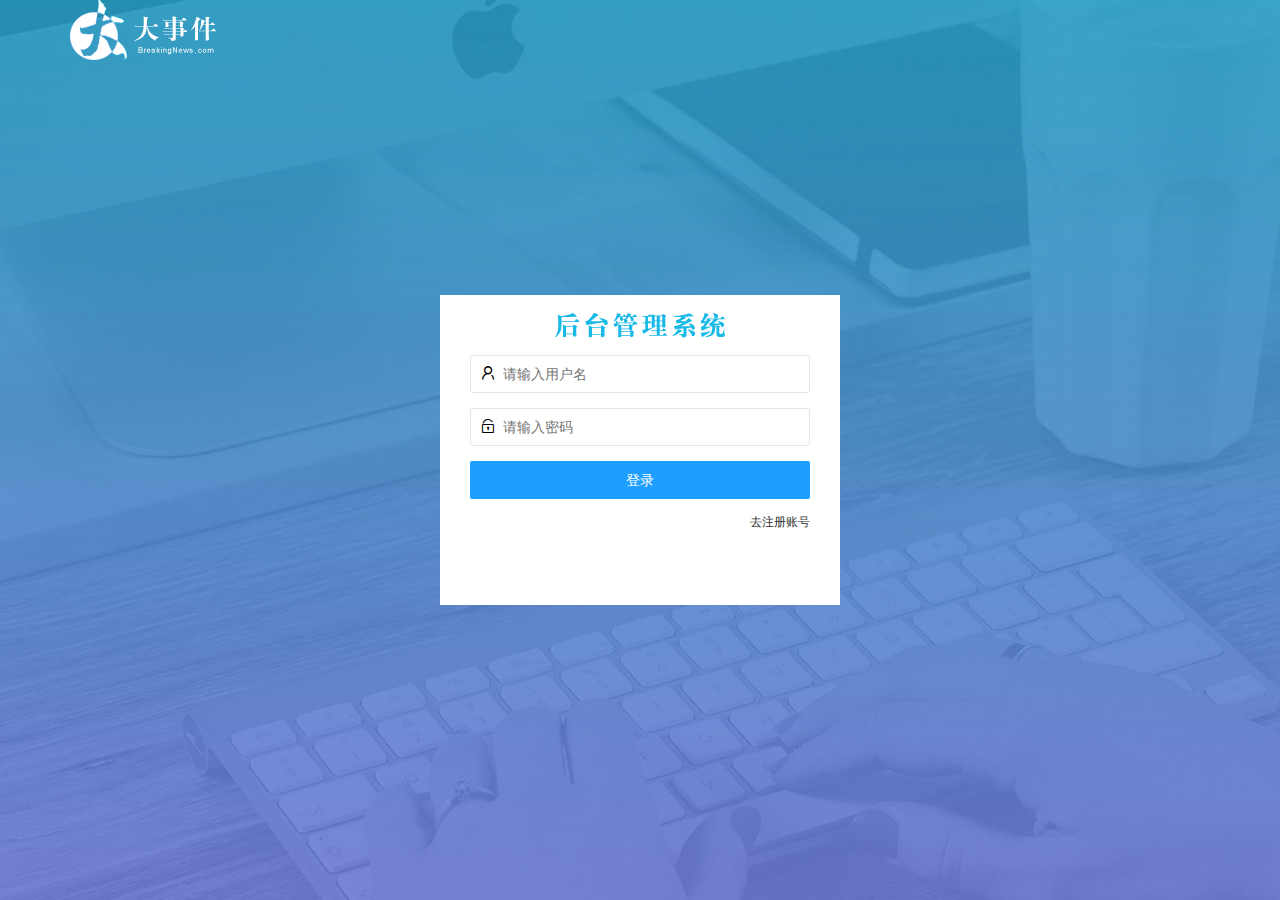
<file: login.html>
<!DOCTYPE html>
<html lang="en">

<head>
    <meta charset="UTF-8">
    <meta http-equiv="X-UA-Compatible" content="IE=edge">
    <meta name="viewport" content="width=device-width, initial-scale=1.0">
    <title>大事件-登录/注册</title>
    <!-- 导入layui样式 -->
    <link rel="stylesheet" href="assets/lib/layui/css/layui.css">
    <!-- 导入自己的样式 -->
    <link rel="stylesheet" href="assets/css/login.css">

</head>

<body>
    <!-- 头部的logo区域 -->
    <div class="layui-main">
        <img src="assets/images/logo.png" alt="">
    </div>
    <!-- 登录注册区域 -->
    <div class="loginAndRegBox">
        <div class="title-box"></div>

        <!-- 登录的div -->
        <div class="login-box">
            <!-- 登录的表单 -->
            <form class="layui-form" action="">

                <!-- 用户名 -->
                <div class="layui-form-item">
                    <i class="layui-icon layui-icon-username"></i>
                    <input type="text" name="username" required lay-verify="required" placeholder="请输入用户名"
                        autocomplete="off" class="layui-input" />

                </div>

                <!-- 密码 -->
                <div class="layui-form-item">
                    <i class="layui-icon layui-icon-password"></i>
                    <input type="password" name="password" required lay-verify="required|pwd" placeholder="请输入密码"
                        autocomplete="off" class="layui-input" />
                </div>

                <!-- 登录按钮 -->
                <div class="layui-form-item">
                    <!-- 注意:表单提交按钮和普通按钮的区别就是lay-submit属性 -->
                    <button class="layui-btn layui-btn-fluid layui-btn-normal" lay-submit>登录</button>
                </div>
                <!-- 去注册账号 -->
                <div class="layui-form-item links">
                    <a href="javascript:;" id="link_reg">去注册账号</a>
                </div>

            </form>
        </div>

        <!-- 注册的div -->
        <div class="reg-box">
            <!-- 注册表单 -->
            <form class="layui-form" id="form_reg">

                <!-- 用户名 -->
                <div class="layui-form-item">
                    <i class="layui-icon layui-icon-username"></i>
                    <input type="text" name="username" required lay-verify="required" placeholder="请输入用户名"
                        autocomplete="off" class="layui-input" />

                </div>

                <!-- 密码 -->
                <div class="layui-form-item">
                    <i class="layui-icon layui-icon-password"></i>
                    <input type="password" name="password" required lay-verify="required|pwd" placeholder="请输入密码"
                        autocomplete="off" class="layui-input" />
                </div>

                <!-- 密码确认框 -->
                <div class="layui-form-item">
                    <i class="layui-icon layui-icon-password"></i>
                    <input type="password" name="repassword" required lay-verify="required|repwd|pwd"
                        placeholder="再次确认密码" autocomplete="off" class="layui-input" />
                </div>

                <!-- 注册按钮 -->
                <div class="layui-form-item">
                    <!-- 注意:表单提交按钮和普通按钮的区别就是lay-submit属性 -->
                    <button class="layui-btn layui-btn-fluid layui-btn-normal" lay-submit>注册</button>
                </div>

                <!-- 去登录账号 -->
                <div class="layui-form-item links">
                    <a href="javascript:;" id="link_login">去登录</a>
                </div>

            </form>


        </div>
    </div>



    <!-- 导入 jQuery 库 -->
    <script src="assets/lib/jquery.js"></script>

    <!-- 导入 layui 的库文件 -->
    <script src="assets/lib/layui/layui.js"></script>
    <script src="assets/lib/layui/layui.all.js"></script>
    <!-- 导入 baseAPI -->
    <script src="assets/js/baseAPI.js"></script>
    <!-- 导入 login.js 脚本文件 -->
    <script src="./assets/js/login.js"></script>
</body>

</html>
</file>
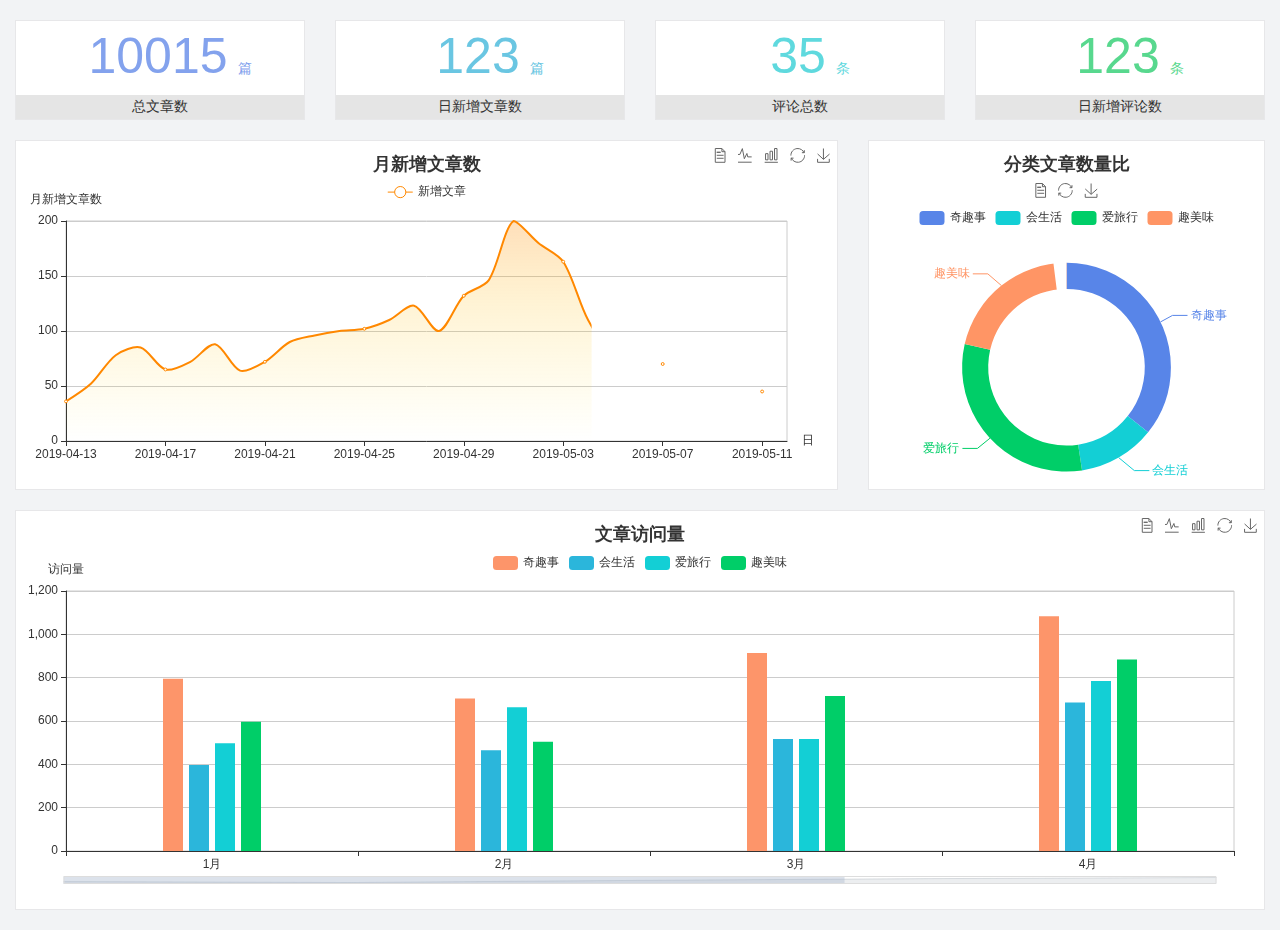
<file: home/dashboard.html>
<!DOCTYPE html>
<html lang="en">

<head>
  <meta charset="UTF-8">
  <meta name="viewport" content="width=device-width, initial-scale=1.0">
  <meta http-equiv="X-UA-Compatible" content="ie=edge">
  <title>图表统计</title>
  <link rel="stylesheet" href="../../assets/lib/bootstrap.css" />
  <link rel="stylesheet" href="../../assets/lib/main.css" />
  <script src="../../assets/lib/jquery.js"></script>
  <script type="text/javascript" src="../../assets/lib/echarts.min.js"></script>
</head>

<body>
  <div class="container-fluid">
    <div class="row spannel_list">
      <div class="col-sm-3 col-xs-6">
        <div class="spannel">
          <em>10015</em><span>篇</span>
          <b>总文章数</b>
        </div>
      </div>
      <div class="col-sm-3 col-xs-6">
        <div class="spannel scolor01">
          <em>123</em><span>篇</span>
          <b>日新增文章数</b>
        </div>
      </div>
      <div class="col-sm-3 col-xs-6">
        <div class="spannel scolor02">
          <em>35</em><span>条</span>
          <b>评论总数</b>
        </div>
      </div>
      <div class="col-sm-3 col-xs-6">
        <div class="spannel scolor03">
          <em>123</em><span>条</span>
          <b>日新增评论数</b>
        </div>
      </div>
    </div>
  </div>

  <div class="container-fluid">
    <div class="row curve-pie">
      <div class="col-lg-8 col-md-8">
        <div class="gragh_pannel" id="curve_show"></div>
      </div>
      <div class="col-lg-4 col-md-4">
        <div class="gragh_pannel" id="pie_show"></div>
      </div>
    </div>
  </div>

  <div class="container-fluid">
    <div class="column_pannel" id="column_show"></div>
  </div>

  <script>
    var oChart = echarts.init(document.getElementById('curve_show'));
    var aList_all = [
      { 'count': 36, 'date': '2019-04-13' },
      { 'count': 52, 'date': '2019-04-14' },
      { 'count': 78, 'date': '2019-04-15' },
      { 'count': 85, 'date': '2019-04-16' },
      { 'count': 65, 'date': '2019-04-17' },
      { 'count': 72, 'date': '2019-04-18' },
      { 'count': 88, 'date': '2019-04-19' },
      { 'count': 64, 'date': '2019-04-20' },
      { 'count': 72, 'date': '2019-04-21' },
      { 'count': 90, 'date': '2019-04-22' },
      { 'count': 96, 'date': '2019-04-23' },
      { 'count': 100, 'date': '2019-04-24' },
      { 'count': 102, 'date': '2019-04-25' },
      { 'count': 110, 'date': '2019-04-26' },
      { 'count': 123, 'date': '2019-04-27' },
      { 'count': 100, 'date': '2019-04-28' },
      { 'count': 132, 'date': '2019-04-29' },
      { 'count': 146, 'date': '2019-04-30' },
      { 'count': 200, 'date': '2019-05-01' },
      { 'count': 180, 'date': '2019-05-02' },
      { 'count': 163, 'date': '2019-05-03' },
      { 'count': 110, 'date': '2019-05-04' },
      { 'count': 80, 'date': '2019-05-05' },
      { 'count': 82, 'date': '2019-05-06' },
      { 'count': 70, 'date': '2019-05-07' },
      { 'count': 65, 'date': '2019-05-08' },
      { 'count': 54, 'date': '2019-05-09' },
      { 'count': 40, 'date': '2019-05-10' },
      { 'count': 45, 'date': '2019-05-11' },
      { 'count': 38, 'date': '2019-05-12' },
    ];

    let aCount = [];
    let aDate = [];

    for (var i = 0; i < aList_all.length; i++) {
      aCount.push(aList_all[i].count);
      aDate.push(aList_all[i].date);
    }

    var chartopt = {
      title: {
        text: '月新增文章数',
        left: 'center',
        top: '10'
      },
      tooltip: {
        trigger: 'axis'
      },
      legend: {
        data: ['新增文章'],
        top: '40'
      },
      toolbox: {
        show: true,
        feature: {
          mark: { show: true },
          dataView: { show: true, readOnly: false },
          magicType: { show: true, type: ['line', 'bar'] },
          restore: { show: true },
          saveAsImage: { show: true }
        }
      },
      calculable: true,
      xAxis: [
        {
          name: '日',
          type: 'category',
          boundaryGap: false,
          data: aDate
        }
      ],
      yAxis: [
        {
          name: '月新增文章数',
          type: 'value'
        }
      ],
      series: [
        {
          name: '新增文章',
          type: 'line',
          smooth: true,
          itemStyle: { normal: { areaStyle: { type: 'default' }, color: '#f80' }, lineStyle: { color: '#f80' } },
          data: aCount
        }],
      areaStyle: {
        normal: {
          color: new echarts.graphic.LinearGradient(0, 0, 0, 1, [{
            offset: 0,
            color: 'rgba(255,136,0,0.39)'
          }, {
            offset: .34,
            color: 'rgba(255,180,0,0.25)'
          }, {
            offset: 1,
            color: 'rgba(255,222,0,0.00)'
          }])

        }
      },
      grid: {
        show: true,
        x: 50,
        x2: 50,
        y: 80,
        height: 220
      }
    };

    oChart.setOption(chartopt);


    var oPie = echarts.init(document.getElementById('pie_show'));
    var oPieopt =
    {
      title: {
        top: 10,
        text: '分类文章数量比',
        x: 'center'
      },
      tooltip: {
        trigger: 'item',
        formatter: "{a} <br/>{b} : {c} ({d}%)"
      },
      color: ['#5885e8', '#13cfd5', '#00ce68', '#ff9565'],
      legend: {
        x: 'center',
        top: 65,
        data: ['奇趣事', '会生活', '爱旅行', '趣美味']
      },
      toolbox: {
        show: true,
        x: 'center',
        top: 35,
        feature: {
          mark: { show: true },
          dataView: { show: true, readOnly: false },
          magicType: {
            show: true,
            type: ['pie', 'funnel'],
            option: {
              funnel: {
                x: '25%',
                width: '50%',
                funnelAlign: 'left',
                max: 1548
              }
            }
          },
          restore: { show: true },
          saveAsImage: { show: true }
        }
      },
      calculable: true,
      series: [
        {
          name: '访问来源',
          type: 'pie',
          radius: ['45%', '60%'],
          center: ['50%', '65%'],
          data: [
            { value: 300, name: '奇趣事' },
            { value: 100, name: '会生活' },
            { value: 260, name: '爱旅行' },
            { value: 180, name: '趣美味' }
          ]
        }
      ]
    };
    oPie.setOption(oPieopt);



    var oColumn = this.echarts.init(document.getElementById('column_show'));
    var oColumnopt =
    {
      title: {
        text: '文章访问量',
        left: 'center',
        top: '10'
      },
      tooltip: {
        trigger: 'axis'
      },
      legend: {
        data: ['奇趣事', '会生活', '爱旅行', '趣美味'],
        top: '40'
      },
      toolbox: {
        show: true,
        feature: {
          mark: { show: true },
          dataView: { show: true, readOnly: false },
          magicType: { show: true, type: ['line', 'bar'] },
          restore: { show: true },
          saveAsImage: { show: true }
        }
      },
      calculable: true,
      xAxis: [
        {
          type: 'category',
          data: ['1月', '2月', '3月', '4月', '5月']
        }
      ],
      yAxis: [
        {
          name: '访问量',
          type: 'value'
        }
      ],
      series: [
        {
          name: '奇趣事',
          type: 'bar',
          barWidth: 20,
          itemStyle: {
            normal: { areaStyle: { type: 'default' }, color: '#fd956a' }
          },
          data: [800, 708, 920, 1090, 1200]
        },
        {
          name: '会生活',
          type: 'bar',
          barWidth: 20,
          itemStyle: {
            normal: { areaStyle: { type: 'default' }, color: '#2bb6db' }
          },
          data: [400, 468, 520, 690, 800]
        },
        {
          name: '爱旅行',
          type: 'bar',
          barWidth: 20,
          itemStyle: {
            normal: { areaStyle: { type: 'default' }, color: '#13cfd5' }
          },
          data: [500, 668, 520, 790, 900]
        },
        {
          name: '趣美味',
          type: 'bar',
          barWidth: 20,
          itemStyle: {
            normal: { areaStyle: { type: 'default' }, color: '#00ce68' }
          },
          data: [600, 508, 720, 890, 1000]
        }
      ],
      grid: {
        show: true,
        x: 50,
        x2: 30,
        y: 80,
        height: 260
      },
      dataZoom: [//给x轴设置滚动条
        {
          start: 0,//默认为0
          end: 100 - 1000 / 31,//默认为100
          type: 'slider',
          show: true,
          xAxisIndex: [0],
          handleSize: 0,//滑动条的 左右2个滑动条的大小
          height: 8,//组件高度
          left: 45, //左边的距离
          right: 50,//右边的距离
          bottom: 26,//右边的距离
          handleColor: '#ddd',//h滑动图标的颜色
          handleStyle: {
            borderColor: "#cacaca",
            borderWidth: "1",
            shadowBlur: 2,
            background: "#ddd",
            shadowColor: "#ddd",
          }
        }]
    };
    oColumn.setOption(oColumnopt);
  </script>
</body>

</html>
</file>
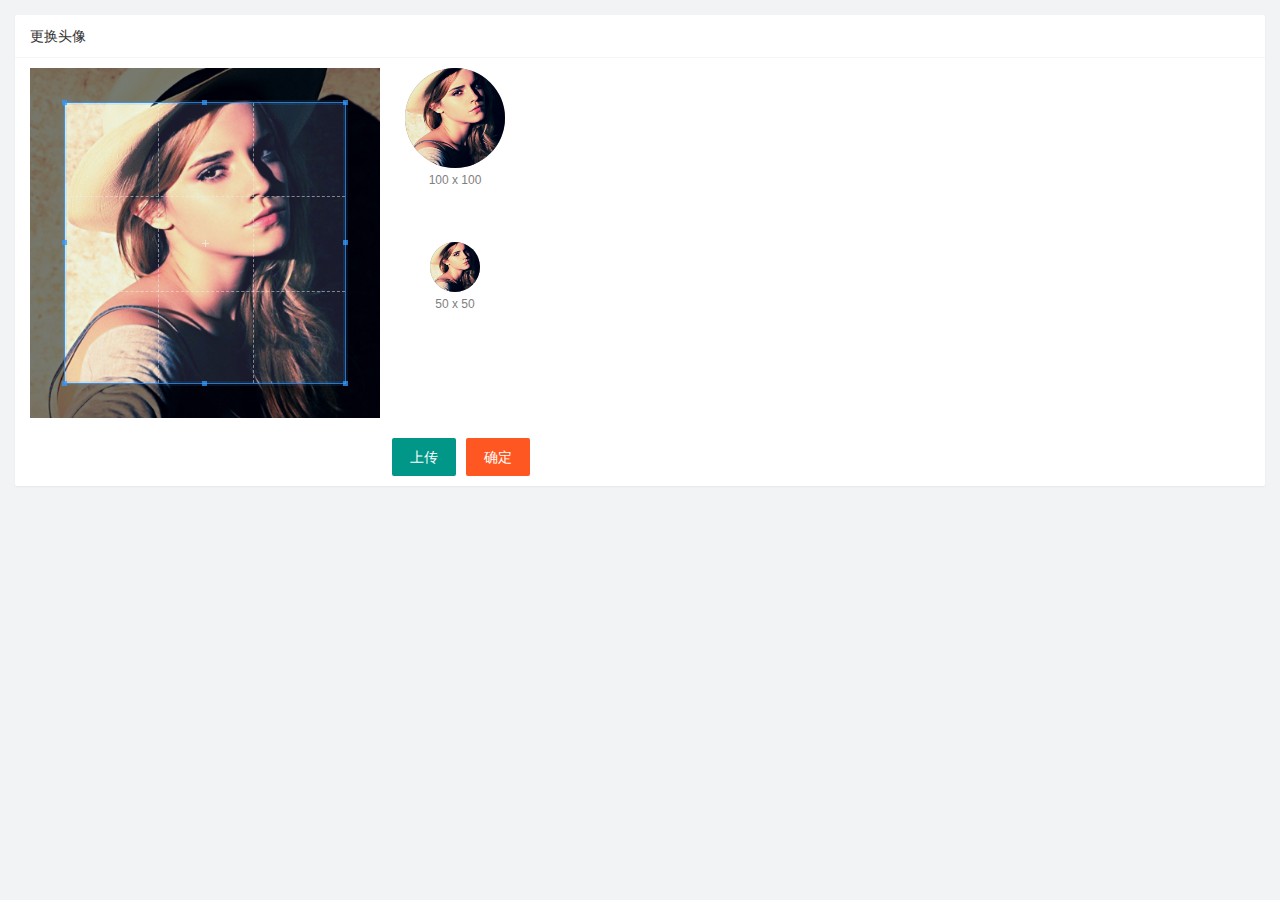
<file: user/user_avatar.html>
<!DOCTYPE html>
<html lang="en">

<head>
    <meta charset="UTF-8">
    <meta http-equiv="X-UA-Compatible" content="IE=edge">
    <meta name="viewport" content="width=device-width, initial-scale=1.0">
    <title>Document</title>
    <link rel="stylesheet" href="../assets/lib/layui/css/layui.css">
    <link rel="stylesheet" href="../assets/css/user/user-avatar.css">
    <link rel="stylesheet" href="../assets/lib/cropper/cropper.css" />
</head>

<body>
    <div class="layui-card">
        <div class="layui-card-header">更换头像</div>
        <div class="layui-card-body">

            <!-- 第一行的图片裁剪和预览区域 -->
            <div class="row1">
                <!-- 图片裁剪区域 -->
                <div class="cropper-box">
                    <!-- 这个 img 标签很重要，将来会把它初始化为裁剪区域 -->
                    <img id="image" src="../assets/images/sample.jpg" />
                </div>
                <!-- 图片的预览区域 -->
                <div class="preview-box">
                    <div>
                        <!-- 宽高为 100px 的预览区域 -->
                        <div class="img-preview w100"></div>
                        <p class="size">100 x 100</p>
                    </div>
                    <div>
                        <!-- 宽高为 50px 的预览区域 -->
                        <div class="img-preview w50"></div>
                        <p class="size">50 x 50</p>
                    </div>
                </div>
            </div>

            <!-- 第二行的按钮区域 -->
            <div class="row2">
                <!-- 通过accept可以指定允许用户选择的文件类型 -->
                <input type="file" id="file" accept="image/png,image/jpeg">
                <button type="button" class="layui-btn" id="btnChooseImage">上传</button>
                <button type="button" class="layui-btn layui-btn-danger" id="btnUpload">确定</button>
            </div>

        </div>
    </div>


    <script src="../assets/lib/layui/layui.all.js"></script>
    <script src="../assets/lib/jquery.js"></script>
    <script src="../assets/lib/cropper/Cropper.js"></script>
    <script src="../assets/lib/cropper/jquery-cropper.js"></script>
    <script src="../assets/js/baseAPI.js"></script>
    <script src="../assets/js/user/user_avatar.js"></script>
</body>

</html>
</file>
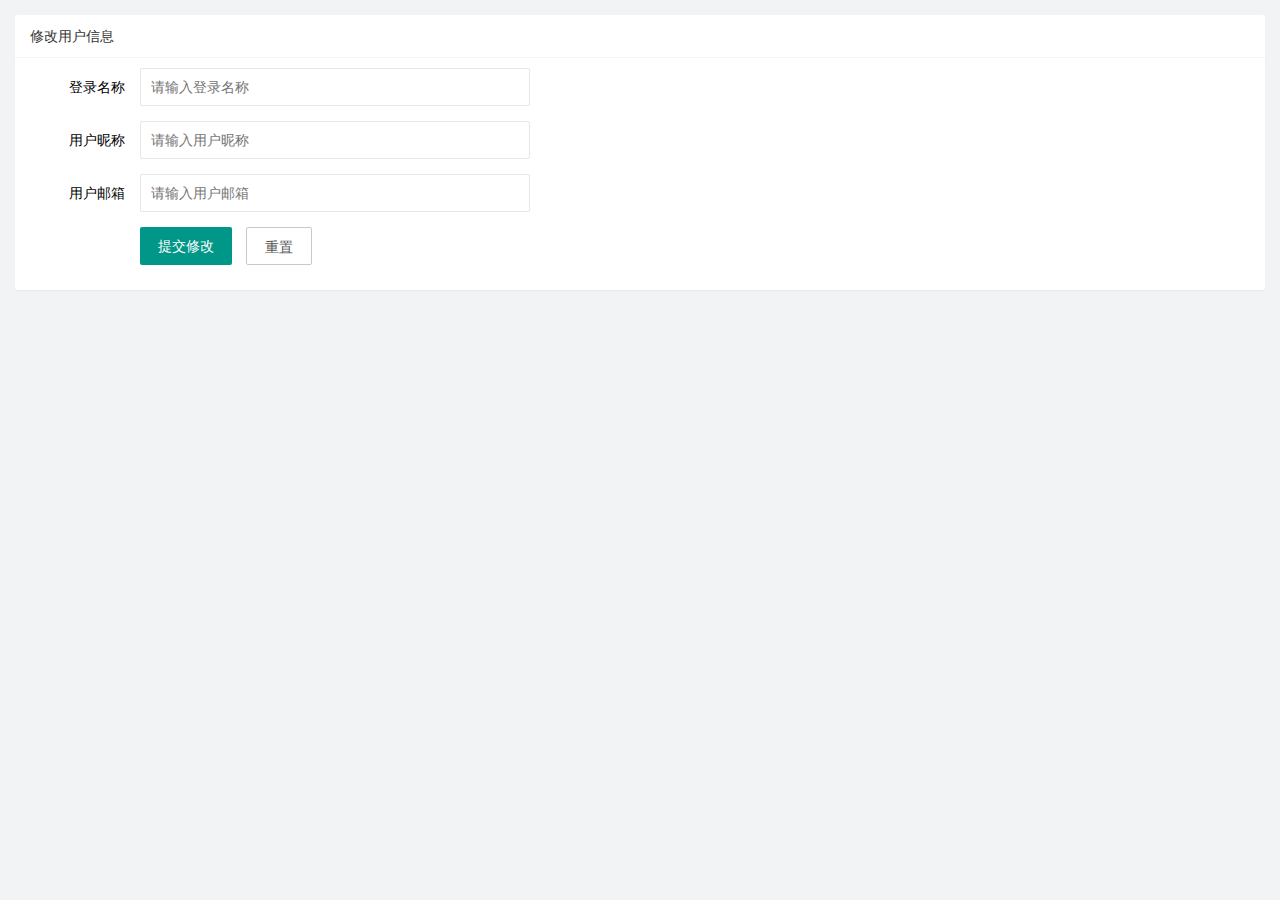
<file: user/user_info.html>
<!DOCTYPE html>
<html lang="en">

<head>
    <meta charset="UTF-8">
    <meta http-equiv="X-UA-Compatible" content="IE=edge">
    <meta name="viewport" content="width=device-width, initial-scale=1.0">
    <title>Document</title>
    <link rel="stylesheet" href="../assets/lib/layui/css/layui.css">
    <link rel="stylesheet" href="../assets/css/user/user_info.css">
</head>

<body>

    <!-- 卡片区域 -->
    <div class="layui-card">
        <div class="layui-card-header">修改用户信息</div>
        <div class="layui-card-body">
            <!-- 表单区域 -->
            <form class="layui-form" lay-filter="formUserInfo">
                <!-- 这是隐藏域 -->
                <input type="hidden" name="id" value="">

                <div class="layui-form-item">
                    <label class="layui-form-label">登录名称</label>
                    <div class="layui-input-block">
                        <input type="text" name="username" required lay-verify="required" placeholder="请输入登录名称"
                            autocomplete="off" class="layui-input" readonly>
                    </div>
                </div>

                <div class="layui-form-item">
                    <label class="layui-form-label">用户昵称</label>
                    <div class="layui-input-block">
                        <input type="text" name="nickname" required lay-verify="required|nickname" placeholder="请输入用户昵称"
                            autocomplete="off" class="layui-input">
                    </div>
                </div>

                <div class="layui-form-item">
                    <label class="layui-form-label">用户邮箱</label>
                    <div class="layui-input-block">
                        <input type="text" name="email" required lay-verify="required|email" placeholder="请输入用户邮箱"
                            autocomplete="off" class="layui-input">
                    </div>
                </div>

                <div class="layui-form-item">
                    <div class="layui-input-block">
                        <button class="layui-btn" lay-submit lay-filter="formDemo">提交修改</button>
                        <button type="reset" class="layui-btn layui-btn-primary" id="btnReset">重置</button>
                    </div>
                </div>
            </form>
        </div>
    </div>


    <!-- 导入layui.js -->
    <script src="../assets/lib/layui/layui.all.js"></script>
    <!-- 导入jquery -->
    <script src="../assets/lib/jquery.js"></script>
    <!-- 导入baseAPI -->
    <script src="../assets/js/baseAPI.js"></script>
    <!-- 导入自己的js -->
    <script src="../assets/js/user/user_info.js"></script>
</body>

</html>
</file>
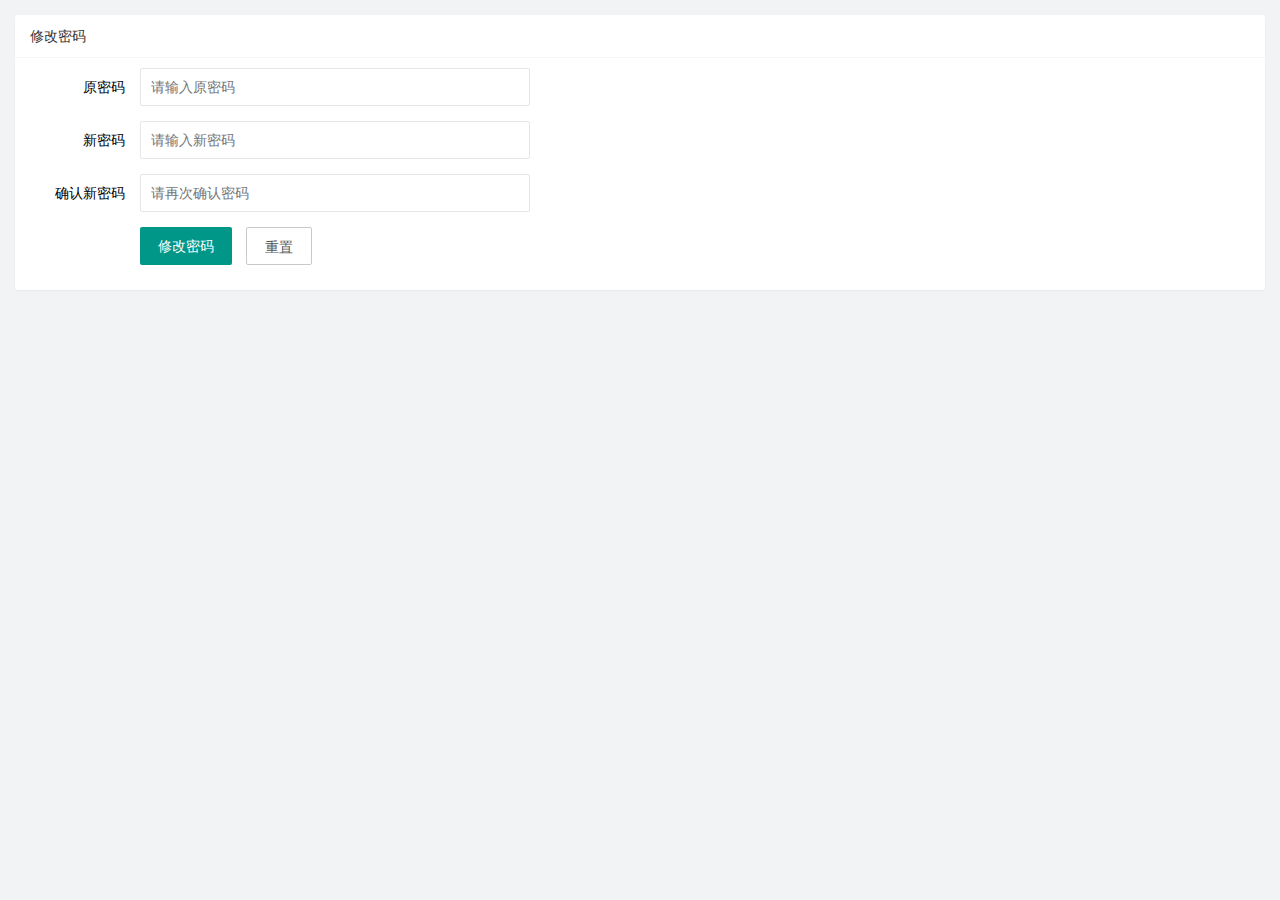
<file: user/user_pwd.html>
<!DOCTYPE html>
<html lang="en">

<head>
    <meta charset="UTF-8">
    <meta http-equiv="X-UA-Compatible" content="IE=edge">
    <meta name="viewport" content="width=device-width, initial-scale=1.0">
    <title>Document</title>
    <link rel="stylesheet" href="../assets/lib/layui/css/layui.css">
    <link rel="stylesheet" href="../assets/css/user/user_pwd.css">
</head>

<body>
    <div class="layui-card">
        <div class="layui-card-header">修改密码</div>
        <div class="layui-card-body">
            <form class="layui-form" action="">
                <div class="layui-form-item">
                    <label class="layui-form-label">原密码</label>
                    <div class="layui-input-block">
                        <input type="password" name="old_pwd" required lay-verify="required|pwd" placeholder="请输入原密码"
                            autocomplete="off" class="layui-input">
                    </div>
                </div>



                <div class="layui-form-item">
                    <label class="layui-form-label">新密码</label>
                    <div class="layui-input-block">
                        <input type="password" name="new_pwd" required lay-verify="required|pwd|samePwd"
                            placeholder="请输入新密码" autocomplete="off" class="layui-input">
                    </div>
                </div>


                <div class="layui-form-item">
                    <label class="layui-form-label">确认新密码</label>
                    <div class="layui-input-block">
                        <input type="password" name="re_pwd" required lay-verify="required|pwd|rePwd"
                            placeholder="请再次确认密码" autocomplete="off" class="layui-input">
                    </div>
                </div>

                <div class="layui-form-item">
                    <div class="layui-input-block">
                        <button class="layui-btn" lay-submit lay-filter="formDemo">修改密码</button>
                        <button type="reset" class="layui-btn layui-btn-primary">重置</button>
                    </div>
                </div>
            </form>
        </div>
    </div>

    <!-- 导入layui js文件 -->
    <script src="../assets/lib/layui/layui.all.js"></script>
    <!-- 导入jquery -->
    <script src="../assets/lib/jquery.js"></script>
    <!-- 导入baseAPI文件 -->
    <script src="../assets/js/baseAPI.js"></script>
    <script src="../assets/js/user/user_pwd.js"></script>

</body>

</html>
</file>
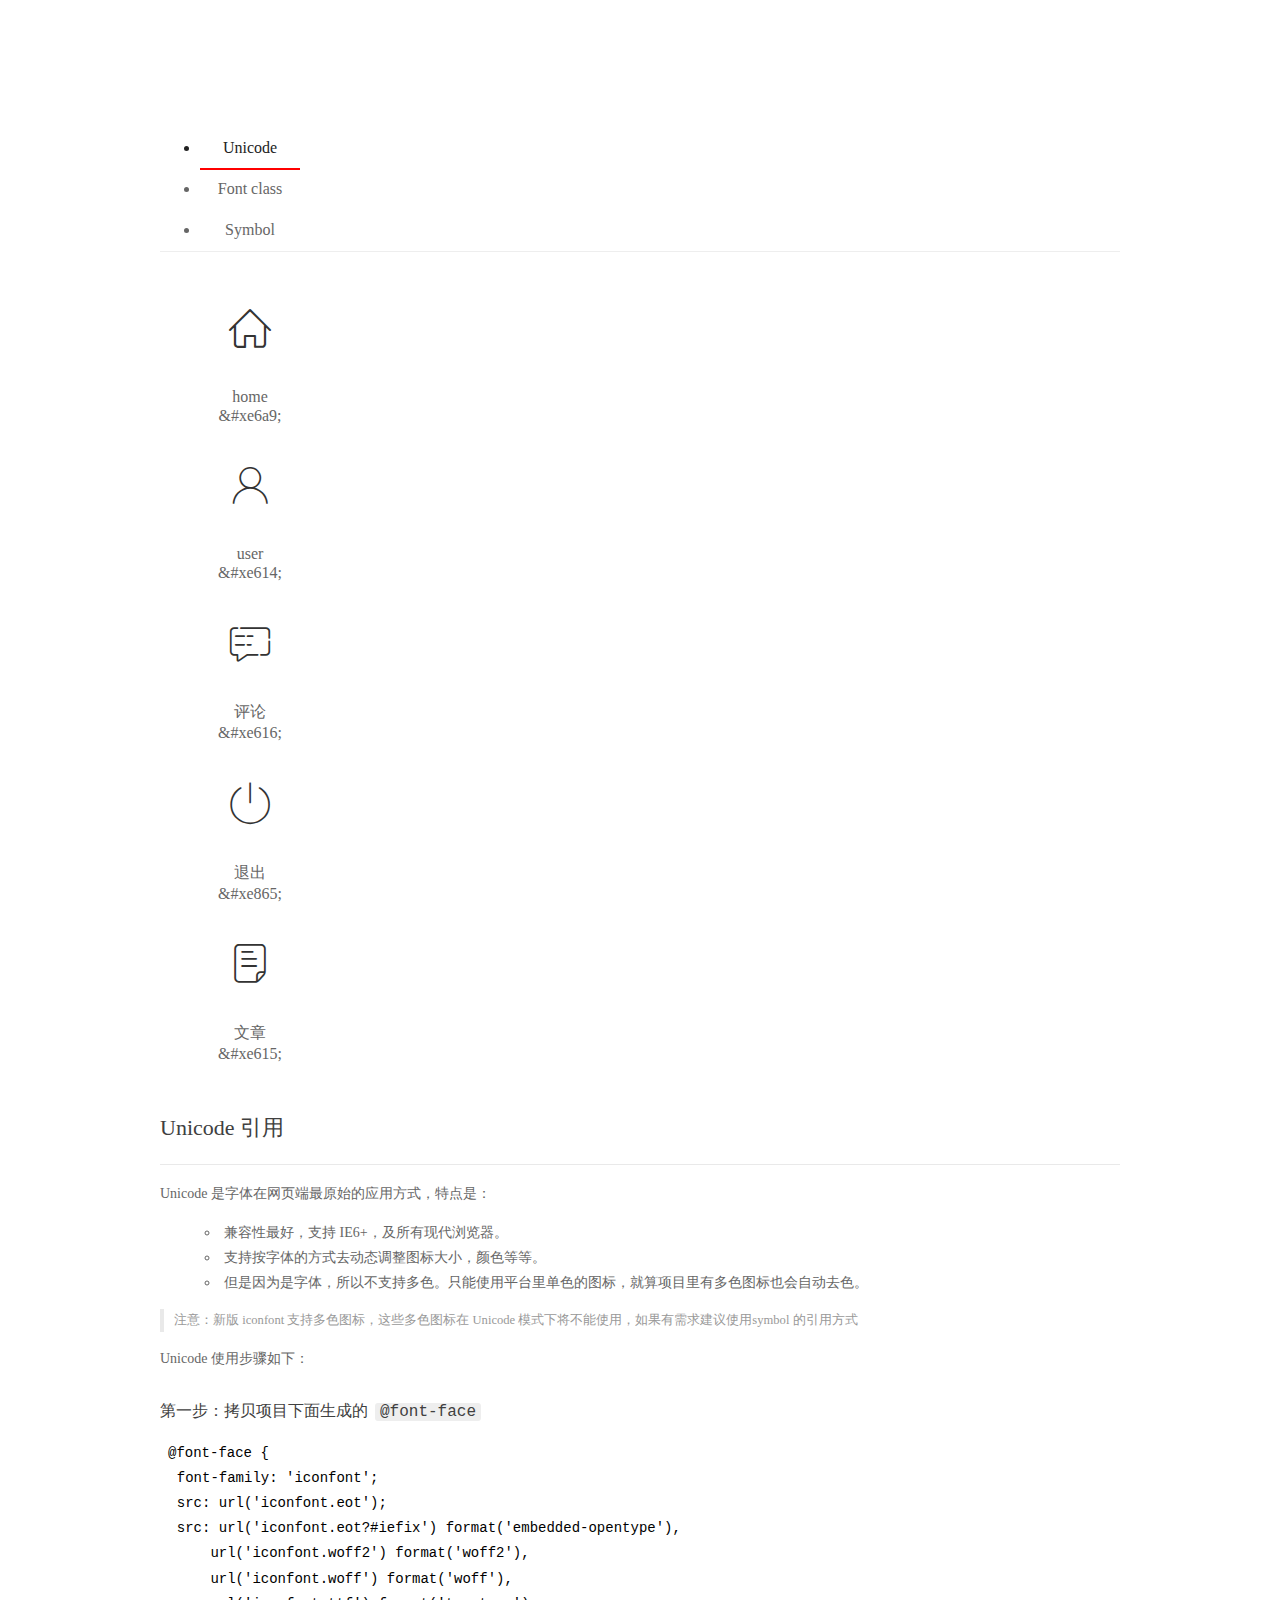
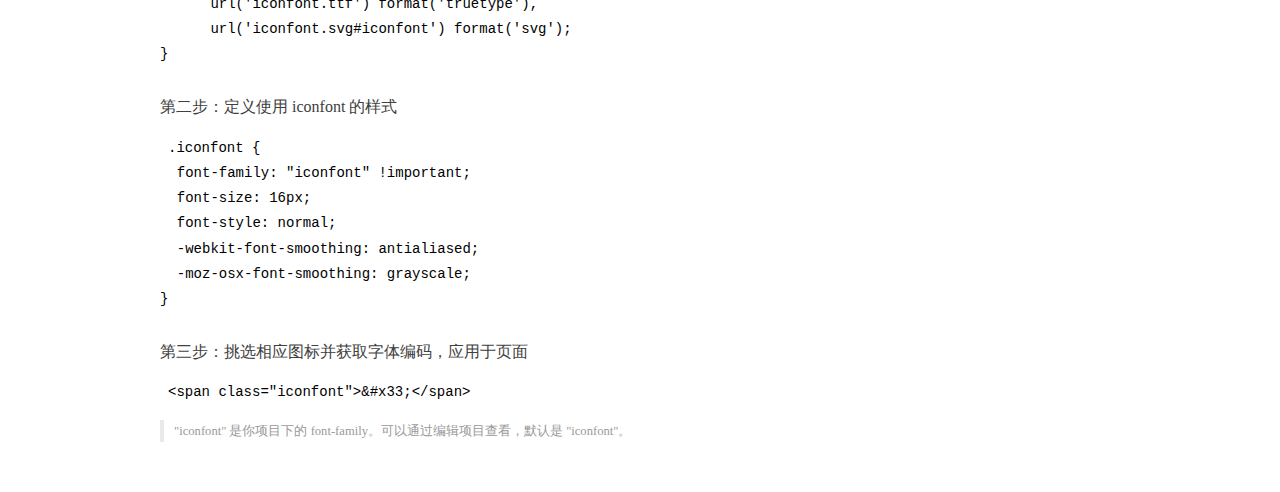
<file: assets/fonts/demo_index.html>
<!DOCTYPE html>
<html>
<head>
  <meta charset="utf-8"/>
  <title>IconFont Demo</title>
  <link rel="shortcut icon" href="https://gtms04.alicdn.com/tps/i4/TB1_oz6GVXXXXaFXpXXJDFnIXXX-64-64.ico" type="image/x-icon"/>
  <link rel="stylesheet" href="https://g.alicdn.com/thx/cube/1.3.2/cube.min.css">
  <link rel="stylesheet" href="demo.css">
  <link rel="stylesheet" href="iconfont.css">
  <script src="iconfont.js"></script>
  <!-- jQuery -->
  <script src="https://a1.alicdn.com/oss/uploads/2018/12/26/7bfddb60-08e8-11e9-9b04-53e73bb6408b.js"></script>
  <!-- 代码高亮 -->
  <script src="https://a1.alicdn.com/oss/uploads/2018/12/26/a3f714d0-08e6-11e9-8a15-ebf944d7534c.js"></script>
</head>
<body>
  <div class="main">
    <h1 class="logo"><a href="https://www.iconfont.cn/" title="iconfont 首页" target="_blank">&#xe86b;</a></h1>
    <div class="nav-tabs">
      <ul id="tabs" class="dib-box">
        <li class="dib active"><span>Unicode</span></li>
        <li class="dib"><span>Font class</span></li>
        <li class="dib"><span>Symbol</span></li>
      </ul>
      
    </div>
    <div class="tab-container">
      <div class="content unicode" style="display: block;">
          <ul class="icon_lists dib-box">
          
            <li class="dib">
              <span class="icon iconfont">&#xe6a9;</span>
                <div class="name">home</div>
                <div class="code-name">&amp;#xe6a9;</div>
              </li>
          
            <li class="dib">
              <span class="icon iconfont">&#xe614;</span>
                <div class="name">user</div>
                <div class="code-name">&amp;#xe614;</div>
              </li>
          
            <li class="dib">
              <span class="icon iconfont">&#xe616;</span>
                <div class="name">评论</div>
                <div class="code-name">&amp;#xe616;</div>
              </li>
          
            <li class="dib">
              <span class="icon iconfont">&#xe865;</span>
                <div class="name">退出</div>
                <div class="code-name">&amp;#xe865;</div>
              </li>
          
            <li class="dib">
              <span class="icon iconfont">&#xe615;</span>
                <div class="name">文章</div>
                <div class="code-name">&amp;#xe615;</div>
              </li>
          
          </ul>
          <div class="article markdown">
          <h2 id="unicode-">Unicode 引用</h2>
          <hr>

          <p>Unicode 是字体在网页端最原始的应用方式，特点是：</p>
          <ul>
            <li>兼容性最好，支持 IE6+，及所有现代浏览器。</li>
            <li>支持按字体的方式去动态调整图标大小，颜色等等。</li>
            <li>但是因为是字体，所以不支持多色。只能使用平台里单色的图标，就算项目里有多色图标也会自动去色。</li>
          </ul>
          <blockquote>
            <p>注意：新版 iconfont 支持多色图标，这些多色图标在 Unicode 模式下将不能使用，如果有需求建议使用symbol 的引用方式</p>
          </blockquote>
          <p>Unicode 使用步骤如下：</p>
          <h3 id="-font-face">第一步：拷贝项目下面生成的 <code>@font-face</code></h3>
<pre><code class="language-css"
>@font-face {
  font-family: 'iconfont';
  src: url('iconfont.eot');
  src: url('iconfont.eot?#iefix') format('embedded-opentype'),
      url('iconfont.woff2') format('woff2'),
      url('iconfont.woff') format('woff'),
      url('iconfont.ttf') format('truetype'),
      url('iconfont.svg#iconfont') format('svg');
}
</code></pre>
          <h3 id="-iconfont-">第二步：定义使用 iconfont 的样式</h3>
<pre><code class="language-css"
>.iconfont {
  font-family: "iconfont" !important;
  font-size: 16px;
  font-style: normal;
  -webkit-font-smoothing: antialiased;
  -moz-osx-font-smoothing: grayscale;
}
</code></pre>
          <h3 id="-">第三步：挑选相应图标并获取字体编码，应用于页面</h3>
<pre>
<code class="language-html"
>&lt;span class="iconfont"&gt;&amp;#x33;&lt;/span&gt;
</code></pre>
          <blockquote>
            <p>"iconfont" 是你项目下的 font-family。可以通过编辑项目查看，默认是 "iconfont"。</p>
          </blockquote>
          </div>
      </div>
      <div class="content font-class">
        <ul class="icon_lists dib-box">
          
          <li class="dib">
            <span class="icon iconfont icon-home"></span>
            <div class="name">
              home
            </div>
            <div class="code-name">.icon-home
            </div>
          </li>
          
          <li class="dib">
            <span class="icon iconfont icon-user"></span>
            <div class="name">
              user
            </div>
            <div class="code-name">.icon-user
            </div>
          </li>
          
          <li class="dib">
            <span class="icon iconfont icon-pinglun"></span>
            <div class="name">
              评论
            </div>
            <div class="code-name">.icon-pinglun
            </div>
          </li>
          
          <li class="dib">
            <span class="icon iconfont icon-tuichu"></span>
            <div class="name">
              退出
            </div>
            <div class="code-name">.icon-tuichu
            </div>
          </li>
          
          <li class="dib">
            <span class="icon iconfont icon-16"></span>
            <div class="name">
              文章
            </div>
            <div class="code-name">.icon-16
            </div>
          </li>
          
        </ul>
        <div class="article markdown">
        <h2 id="font-class-">font-class 引用</h2>
        <hr>

        <p>font-class 是 Unicode 使用方式的一种变种，主要是解决 Unicode 书写不直观，语意不明确的问题。</p>
        <p>与 Unicode 使用方式相比，具有如下特点：</p>
        <ul>
          <li>兼容性良好，支持 IE8+，及所有现代浏览器。</li>
          <li>相比于 Unicode 语意明确，书写更直观。可以很容易分辨这个 icon 是什么。</li>
          <li>因为使用 class 来定义图标，所以当要替换图标时，只需要修改 class 里面的 Unicode 引用。</li>
          <li>不过因为本质上还是使用的字体，所以多色图标还是不支持的。</li>
        </ul>
        <p>使用步骤如下：</p>
        <h3 id="-fontclass-">第一步：引入项目下面生成的 fontclass 代码：</h3>
<pre><code class="language-html">&lt;link rel="stylesheet" href="./iconfont.css"&gt;
</code></pre>
        <h3 id="-">第二步：挑选相应图标并获取类名，应用于页面：</h3>
<pre><code class="language-html">&lt;span class="iconfont icon-xxx"&gt;&lt;/span&gt;
</code></pre>
        <blockquote>
          <p>"
            iconfont" 是你项目下的 font-family。可以通过编辑项目查看，默认是 "iconfont"。</p>
        </blockquote>
      </div>
      </div>
      <div class="content symbol">
          <ul class="icon_lists dib-box">
          
            <li class="dib">
                <svg class="icon svg-icon" aria-hidden="true">
                  <use xlink:href="#icon-home"></use>
                </svg>
                <div class="name">home</div>
                <div class="code-name">#icon-home</div>
            </li>
          
            <li class="dib">
                <svg class="icon svg-icon" aria-hidden="true">
                  <use xlink:href="#icon-user"></use>
                </svg>
                <div class="name">user</div>
                <div class="code-name">#icon-user</div>
            </li>
          
            <li class="dib">
                <svg class="icon svg-icon" aria-hidden="true">
                  <use xlink:href="#icon-pinglun"></use>
                </svg>
                <div class="name">评论</div>
                <div class="code-name">#icon-pinglun</div>
            </li>
          
            <li class="dib">
                <svg class="icon svg-icon" aria-hidden="true">
                  <use xlink:href="#icon-tuichu"></use>
                </svg>
                <div class="name">退出</div>
                <div class="code-name">#icon-tuichu</div>
            </li>
          
            <li class="dib">
                <svg class="icon svg-icon" aria-hidden="true">
                  <use xlink:href="#icon-16"></use>
                </svg>
                <div class="name">文章</div>
                <div class="code-name">#icon-16</div>
            </li>
          
          </ul>
          <div class="article markdown">
          <h2 id="symbol-">Symbol 引用</h2>
          <hr>

          <p>这是一种全新的使用方式，应该说这才是未来的主流，也是平台目前推荐的用法。相关介绍可以参考这篇<a href="">文章</a>
            这种用法其实是做了一个 SVG 的集合，与另外两种相比具有如下特点：</p>
          <ul>
            <li>支持多色图标了，不再受单色限制。</li>
            <li>通过一些技巧，支持像字体那样，通过 <code>font-size</code>, <code>color</code> 来调整样式。</li>
            <li>兼容性较差，支持 IE9+，及现代浏览器。</li>
            <li>浏览器渲染 SVG 的性能一般，还不如 png。</li>
          </ul>
          <p>使用步骤如下：</p>
          <h3 id="-symbol-">第一步：引入项目下面生成的 symbol 代码：</h3>
<pre><code class="language-html">&lt;script src="./iconfont.js"&gt;&lt;/script&gt;
</code></pre>
          <h3 id="-css-">第二步：加入通用 CSS 代码（引入一次就行）：</h3>
<pre><code class="language-html">&lt;style&gt;
.icon {
  width: 1em;
  height: 1em;
  vertical-align: -0.15em;
  fill: currentColor;
  overflow: hidden;
}
&lt;/style&gt;
</code></pre>
          <h3 id="-">第三步：挑选相应图标并获取类名，应用于页面：</h3>
<pre><code class="language-html">&lt;svg class="icon" aria-hidden="true"&gt;
  &lt;use xlink:href="#icon-xxx"&gt;&lt;/use&gt;
&lt;/svg&gt;
</code></pre>
          </div>
      </div>

    </div>
  </div>
  <script>
  $(document).ready(function () {
      $('.tab-container .content:first').show()

      $('#tabs li').click(function (e) {
        var tabContent = $('.tab-container .content')
        var index = $(this).index()

        if ($(this).hasClass('active')) {
          return
        } else {
          $('#tabs li').removeClass('active')
          $(this).addClass('active')

          tabContent.hide().eq(index).fadeIn()
        }
      })
    })
  </script>
</body>
</html>
</file>
<file: assets/lib/layui/css/layui.css>
/** layui-v2.5.5 MIT License By https://www.layui.com */
 .layui-inline,img{display:inline-block;vertical-align:middle}h1,h2,h3,h4,h5,h6{font-weight:400}.layui-edge,.layui-header,.layui-inline,.layui-main{position:relative}.layui-body,.layui-edge,.layui-elip{overflow:hidden}.layui-btn,.layui-edge,.layui-inline,img{vertical-align:middle}.layui-btn,.layui-disabled,.layui-icon,.layui-unselect{-moz-user-select:none;-webkit-user-select:none;-ms-user-select:none}.layui-elip,.layui-form-checkbox span,.layui-form-pane .layui-form-label{text-overflow:ellipsis;white-space:nowrap}.layui-breadcrumb,.layui-tree-btnGroup{visibility:hidden}blockquote,body,button,dd,div,dl,dt,form,h1,h2,h3,h4,h5,h6,input,li,ol,p,pre,td,textarea,th,ul{margin:0;padding:0;-webkit-tap-highlight-color:rgba(0,0,0,0)}a:active,a:hover{outline:0}img{border:none}li{list-style:none}table{border-collapse:collapse;border-spacing:0}h4,h5,h6{font-size:100%}button,input,optgroup,option,select,textarea{font-family:inherit;font-size:inherit;font-style:inherit;font-weight:inherit;outline:0}pre{white-space:pre-wrap;white-space:-moz-pre-wrap;white-space:-pre-wrap;white-space:-o-pre-wrap;word-wrap:break-word}body{line-height:24px;font:14px Helvetica Neue,Helvetica,PingFang SC,Tahoma,Arial,sans-serif}hr{height:1px;margin:10px 0;border:0;clear:both}a{color:#333;text-decoration:none}a:hover{color:#777}a cite{font-style:normal;*cursor:pointer}.layui-border-box,.layui-border-box *{box-sizing:border-box}.layui-box,.layui-box *{box-sizing:content-box}.layui-clear{clear:both;*zoom:1}.layui-clear:after{content:'\20';clear:both;*zoom:1;display:block;height:0}.layui-inline{*display:inline;*zoom:1}.layui-edge{display:inline-block;width:0;height:0;border-width:6px;border-style:dashed;border-color:transparent}.layui-edge-top{top:-4px;border-bottom-color:#999;border-bottom-style:solid}.layui-edge-right{border-left-color:#999;border-left-style:solid}.layui-edge-bottom{top:2px;border-top-color:#999;border-top-style:solid}.layui-edge-left{border-right-color:#999;border-right-style:solid}.layui-disabled,.layui-disabled:hover{color:#d2d2d2!important;cursor:not-allowed!important}.layui-circle{border-radius:100%}.layui-show{display:block!important}.layui-hide{display:none!important}@font-face{font-family:layui-icon;src:url(../font/iconfont.eot?v=250);src:url(../font/iconfont.eot?v=250#iefix) format('embedded-opentype'),url(../font/iconfont.woff2?v=250) format('woff2'),url(../font/iconfont.woff?v=250) format('woff'),url(../font/iconfont.ttf?v=250) format('truetype'),url(../font/iconfont.svg?v=250#layui-icon) format('svg')}.layui-icon{font-family:layui-icon!important;font-size:16px;font-style:normal;-webkit-font-smoothing:antialiased;-moz-osx-font-smoothing:grayscale}.layui-icon-reply-fill:before{content:"\e611"}.layui-icon-set-fill:before{content:"\e614"}.layui-icon-menu-fill:before{content:"\e60f"}.layui-icon-search:before{content:"\e615"}.layui-icon-share:before{content:"\e641"}.layui-icon-set-sm:before{content:"\e620"}.layui-icon-engine:before{content:"\e628"}.layui-icon-close:before{content:"\1006"}.layui-icon-close-fill:before{content:"\1007"}.layui-icon-chart-screen:before{content:"\e629"}.layui-icon-star:before{content:"\e600"}.layui-icon-circle-dot:before{content:"\e617"}.layui-icon-chat:before{content:"\e606"}.layui-icon-release:before{content:"\e609"}.layui-icon-list:before{content:"\e60a"}.layui-icon-chart:before{content:"\e62c"}.layui-icon-ok-circle:before{content:"\1005"}.layui-icon-layim-theme:before{content:"\e61b"}.layui-icon-table:before{content:"\e62d"}.layui-icon-right:before{content:"\e602"}.layui-icon-left:before{content:"\e603"}.layui-icon-cart-simple:before{content:"\e698"}.layui-icon-face-cry:before{content:"\e69c"}.layui-icon-face-smile:before{content:"\e6af"}.layui-icon-survey:before{content:"\e6b2"}.layui-icon-tree:before{content:"\e62e"}.layui-icon-upload-circle:before{content:"\e62f"}.layui-icon-add-circle:before{content:"\e61f"}.layui-icon-download-circle:before{content:"\e601"}.layui-icon-templeate-1:before{content:"\e630"}.layui-icon-util:before{content:"\e631"}.layui-icon-face-surprised:before{content:"\e664"}.layui-icon-edit:before{content:"\e642"}.layui-icon-speaker:before{content:"\e645"}.layui-icon-down:before{content:"\e61a"}.layui-icon-file:before{content:"\e621"}.layui-icon-layouts:before{content:"\e632"}.layui-icon-rate-half:before{content:"\e6c9"}.layui-icon-add-circle-fine:before{content:"\e608"}.layui-icon-prev-circle:before{content:"\e633"}.layui-icon-read:before{content:"\e705"}.layui-icon-404:before{content:"\e61c"}.layui-icon-carousel:before{content:"\e634"}.layui-icon-help:before{content:"\e607"}.layui-icon-code-circle:before{content:"\e635"}.layui-icon-water:before{content:"\e636"}.layui-icon-username:before{content:"\e66f"}.layui-icon-find-fill:before{content:"\e670"}.layui-icon-about:before{content:"\e60b"}.layui-icon-location:before{content:"\e715"}.layui-icon-up:before{content:"\e619"}.layui-icon-pause:before{content:"\e651"}.layui-icon-date:before{content:"\e637"}.layui-icon-layim-uploadfile:before{content:"\e61d"}.layui-icon-delete:before{content:"\e640"}.layui-icon-play:before{content:"\e652"}.layui-icon-top:before{content:"\e604"}.layui-icon-friends:before{content:"\e612"}.layui-icon-refresh-3:before{content:"\e9aa"}.layui-icon-ok:before{content:"\e605"}.layui-icon-layer:before{content:"\e638"}.layui-icon-face-smile-fine:before{content:"\e60c"}.layui-icon-dollar:before{content:"\e659"}.layui-icon-group:before{content:"\e613"}.layui-icon-layim-download:before{content:"\e61e"}.layui-icon-picture-fine:before{content:"\e60d"}.layui-icon-link:before{content:"\e64c"}.layui-icon-diamond:before{content:"\e735"}.layui-icon-log:before{content:"\e60e"}.layui-icon-rate-solid:before{content:"\e67a"}.layui-icon-fonts-del:before{content:"\e64f"}.layui-icon-unlink:before{content:"\e64d"}.layui-icon-fonts-clear:before{content:"\e639"}.layui-icon-triangle-r:before{content:"\e623"}.layui-icon-circle:before{content:"\e63f"}.layui-icon-radio:before{content:"\e643"}.layui-icon-align-center:before{content:"\e647"}.layui-icon-align-right:before{content:"\e648"}.layui-icon-align-left:before{content:"\e649"}.layui-icon-loading-1:before{content:"\e63e"}.layui-icon-return:before{content:"\e65c"}.layui-icon-fonts-strong:before{content:"\e62b"}.layui-icon-upload:before{content:"\e67c"}.layui-icon-dialogue:before{content:"\e63a"}.layui-icon-video:before{content:"\e6ed"}.layui-icon-headset:before{content:"\e6fc"}.layui-icon-cellphone-fine:before{content:"\e63b"}.layui-icon-add-1:before{content:"\e654"}.layui-icon-face-smile-b:before{content:"\e650"}.layui-icon-fonts-html:before{content:"\e64b"}.layui-icon-form:before{content:"\e63c"}.layui-icon-cart:before{content:"\e657"}.layui-icon-camera-fill:before{content:"\e65d"}.layui-icon-tabs:before{content:"\e62a"}.layui-icon-fonts-code:before{content:"\e64e"}.layui-icon-fire:before{content:"\e756"}.layui-icon-set:before{content:"\e716"}.layui-icon-fonts-u:before{content:"\e646"}.layui-icon-triangle-d:before{content:"\e625"}.layui-icon-tips:before{content:"\e702"}.layui-icon-picture:before{content:"\e64a"}.layui-icon-more-vertical:before{content:"\e671"}.layui-icon-flag:before{content:"\e66c"}.layui-icon-loading:before{content:"\e63d"}.layui-icon-fonts-i:before{content:"\e644"}.layui-icon-refresh-1:before{content:"\e666"}.layui-icon-rmb:before{content:"\e65e"}.layui-icon-home:before{content:"\e68e"}.layui-icon-user:before{content:"\e770"}.layui-icon-notice:before{content:"\e667"}.layui-icon-login-weibo:before{content:"\e675"}.layui-icon-voice:before{content:"\e688"}.layui-icon-upload-drag:before{content:"\e681"}.layui-icon-login-qq:before{content:"\e676"}.layui-icon-snowflake:before{content:"\e6b1"}.layui-icon-file-b:before{content:"\e655"}.layui-icon-template:before{content:"\e663"}.layui-icon-auz:before{content:"\e672"}.layui-icon-console:before{content:"\e665"}.layui-icon-app:before{content:"\e653"}.layui-icon-prev:before{content:"\e65a"}.layui-icon-website:before{content:"\e7ae"}.layui-icon-next:before{content:"\e65b"}.layui-icon-component:before{content:"\e857"}.layui-icon-more:before{content:"\e65f"}.layui-icon-login-wechat:before{content:"\e677"}.layui-icon-shrink-right:before{content:"\e668"}.layui-icon-spread-left:before{content:"\e66b"}.layui-icon-camera:before{content:"\e660"}.layui-icon-note:before{content:"\e66e"}.layui-icon-refresh:before{content:"\e669"}.layui-icon-female:before{content:"\e661"}.layui-icon-male:before{content:"\e662"}.layui-icon-password:before{content:"\e673"}.layui-icon-senior:before{content:"\e674"}.layui-icon-theme:before{content:"\e66a"}.layui-icon-tread:before{content:"\e6c5"}.layui-icon-praise:before{content:"\e6c6"}.layui-icon-star-fill:before{content:"\e658"}.layui-icon-rate:before{content:"\e67b"}.layui-icon-template-1:before{content:"\e656"}.layui-icon-vercode:before{content:"\e679"}.layui-icon-cellphone:before{content:"\e678"}.layui-icon-screen-full:before{content:"\e622"}.layui-icon-screen-restore:before{content:"\e758"}.layui-icon-cols:before{content:"\e610"}.layui-icon-export:before{content:"\e67d"}.layui-icon-print:before{content:"\e66d"}.layui-icon-slider:before{content:"\e714"}.layui-icon-addition:before{content:"\e624"}.layui-icon-subtraction:before{content:"\e67e"}.layui-icon-service:before{content:"\e626"}.layui-icon-transfer:before{content:"\e691"}.layui-main{width:1140px;margin:0 auto}.layui-header{z-index:1000;height:60px}.layui-header a:hover{transition:all .5s;-webkit-transition:all .5s}.layui-side{position:fixed;left:0;top:0;bottom:0;z-index:999;width:200px;overflow-x:hidden}.layui-side-scroll{position:relative;width:220px;height:100%;overflow-x:hidden}.layui-body{position:absolute;left:200px;right:0;top:0;bottom:0;z-index:998;width:auto;overflow-y:auto;box-sizing:border-box}.layui-layout-body{overflow:hidden}.layui-layout-admin .layui-header{background-color:#23262E}.layui-layout-admin .layui-side{top:60px;width:200px;overflow-x:hidden}.layui-layout-admin .layui-body{position:fixed;top:60px;bottom:44px}.layui-layout-admin .layui-main{width:auto;margin:0 15px}.layui-layout-admin .layui-footer{position:fixed;left:200px;right:0;bottom:0;height:44px;line-height:44px;padding:0 15px;background-color:#eee}.layui-layout-admin .layui-logo{position:absolute;left:0;top:0;width:200px;height:100%;line-height:60px;text-align:center;color:#009688;font-size:16px}.layui-layout-admin .layui-header .layui-nav{background:0 0}.layui-layout-left{position:absolute!important;left:200px;top:0}.layui-layout-right{position:absolute!important;right:0;top:0}.layui-container{position:relative;margin:0 auto;padding:0 15px;box-sizing:border-box}.layui-fluid{position:relative;margin:0 auto;padding:0 15px}.layui-row:after,.layui-row:before{content:'';display:block;clear:both}.layui-col-lg1,.layui-col-lg10,.layui-col-lg11,.layui-col-lg12,.layui-col-lg2,.layui-col-lg3,.layui-col-lg4,.layui-col-lg5,.layui-col-lg6,.layui-col-lg7,.layui-col-lg8,.layui-col-lg9,.layui-col-md1,.layui-col-md10,.layui-col-md11,.layui-col-md12,.layui-col-md2,.layui-col-md3,.layui-col-md4,.layui-col-md5,.layui-col-md6,.layui-col-md7,.layui-col-md8,.layui-col-md9,.layui-col-sm1,.layui-col-sm10,.layui-col-sm11,.layui-col-sm12,.layui-col-sm2,.layui-col-sm3,.layui-col-sm4,.layui-col-sm5,.layui-col-sm6,.layui-col-sm7,.layui-col-sm8,.layui-col-sm9,.layui-col-xs1,.layui-col-xs10,.layui-col-xs11,.layui-col-xs12,.layui-col-xs2,.layui-col-xs3,.layui-col-xs4,.layui-col-xs5,.layui-col-xs6,.layui-col-xs7,.layui-col-xs8,.layui-col-xs9{position:relative;display:block;box-sizing:border-box}.layui-col-xs1,.layui-col-xs10,.layui-col-xs11,.layui-col-xs12,.layui-col-xs2,.layui-col-xs3,.layui-col-xs4,.layui-col-xs5,.layui-col-xs6,.layui-col-xs7,.layui-col-xs8,.layui-col-xs9{float:left}.layui-col-xs1{width:8.33333333%}.layui-col-xs2{width:16.66666667%}.layui-col-xs3{width:25%}.layui-col-xs4{width:33.33333333%}.layui-col-xs5{width:41.66666667%}.layui-col-xs6{width:50%}.layui-col-xs7{width:58.33333333%}.layui-col-xs8{width:66.66666667%}.layui-col-xs9{width:75%}.layui-col-xs10{width:83.33333333%}.layui-col-xs11{width:91.66666667%}.layui-col-xs12{width:100%}.layui-col-xs-offset1{margin-left:8.33333333%}.layui-col-xs-offset2{margin-left:16.66666667%}.layui-col-xs-offset3{margin-left:25%}.layui-col-xs-offset4{margin-left:33.33333333%}.layui-col-xs-offset5{margin-left:41.66666667%}.layui-col-xs-offset6{margin-left:50%}.layui-col-xs-offset7{margin-left:58.33333333%}.layui-col-xs-offset8{margin-left:66.66666667%}.layui-col-xs-offset9{margin-left:75%}.layui-col-xs-offset10{margin-left:83.33333333%}.layui-col-xs-offset11{margin-left:91.66666667%}.layui-col-xs-offset12{margin-left:100%}@media screen and (max-width:768px){.layui-hide-xs{display:none!important}.layui-show-xs-block{display:block!important}.layui-show-xs-inline{display:inline!important}.layui-show-xs-inline-block{display:inline-block!important}}@media screen and (min-width:768px){.layui-container{width:750px}.layui-hide-sm{display:none!important}.layui-show-sm-block{display:block!important}.layui-show-sm-inline{display:inline!important}.layui-show-sm-inline-block{display:inline-block!important}.layui-col-sm1,.layui-col-sm10,.layui-col-sm11,.layui-col-sm12,.layui-col-sm2,.layui-col-sm3,.layui-col-sm4,.layui-col-sm5,.layui-col-sm6,.layui-col-sm7,.layui-col-sm8,.layui-col-sm9{float:left}.layui-col-sm1{width:8.33333333%}.layui-col-sm2{width:16.66666667%}.layui-col-sm3{width:25%}.layui-col-sm4{width:33.33333333%}.layui-col-sm5{width:41.66666667%}.layui-col-sm6{width:50%}.layui-col-sm7{width:58.33333333%}.layui-col-sm8{width:66.66666667%}.layui-col-sm9{width:75%}.layui-col-sm10{width:83.33333333%}.layui-col-sm11{width:91.66666667%}.layui-col-sm12{width:100%}.layui-col-sm-offset1{margin-left:8.33333333%}.layui-col-sm-offset2{margin-left:16.66666667%}.layui-col-sm-offset3{margin-left:25%}.layui-col-sm-offset4{margin-left:33.33333333%}.layui-col-sm-offset5{margin-left:41.66666667%}.layui-col-sm-offset6{margin-left:50%}.layui-col-sm-offset7{margin-left:58.33333333%}.layui-col-sm-offset8{margin-left:66.66666667%}.layui-col-sm-offset9{margin-left:75%}.layui-col-sm-offset10{margin-left:83.33333333%}.layui-col-sm-offset11{margin-left:91.66666667%}.layui-col-sm-offset12{margin-left:100%}}@media screen and (min-width:992px){.layui-container{width:970px}.layui-hide-md{display:none!important}.layui-show-md-block{display:block!important}.layui-show-md-inline{display:inline!important}.layui-show-md-inline-block{display:inline-block!important}.layui-col-md1,.layui-col-md10,.layui-col-md11,.layui-col-md12,.layui-col-md2,.layui-col-md3,.layui-col-md4,.layui-col-md5,.layui-col-md6,.layui-col-md7,.layui-col-md8,.layui-col-md9{float:left}.layui-col-md1{width:8.33333333%}.layui-col-md2{width:16.66666667%}.layui-col-md3{width:25%}.layui-col-md4{width:33.33333333%}.layui-col-md5{width:41.66666667%}.layui-col-md6{width:50%}.layui-col-md7{width:58.33333333%}.layui-col-md8{width:66.66666667%}.layui-col-md9{width:75%}.layui-col-md10{width:83.33333333%}.layui-col-md11{width:91.66666667%}.layui-col-md12{width:100%}.layui-col-md-offset1{margin-left:8.33333333%}.layui-col-md-offset2{margin-left:16.66666667%}.layui-col-md-offset3{margin-left:25%}.layui-col-md-offset4{margin-left:33.33333333%}.layui-col-md-offset5{margin-left:41.66666667%}.layui-col-md-offset6{margin-left:50%}.layui-col-md-offset7{margin-left:58.33333333%}.layui-col-md-offset8{margin-left:66.66666667%}.layui-col-md-offset9{margin-left:75%}.layui-col-md-offset10{margin-left:83.33333333%}.layui-col-md-offset11{margin-left:91.66666667%}.layui-col-md-offset12{margin-left:100%}}@media screen and (min-width:1200px){.layui-container{width:1170px}.layui-hide-lg{display:none!important}.layui-show-lg-block{display:block!important}.layui-show-lg-inline{display:inline!important}.layui-show-lg-inline-block{display:inline-block!important}.layui-col-lg1,.layui-col-lg10,.layui-col-lg11,.layui-col-lg12,.layui-col-lg2,.layui-col-lg3,.layui-col-lg4,.layui-col-lg5,.layui-col-lg6,.layui-col-lg7,.layui-col-lg8,.layui-col-lg9{float:left}.layui-col-lg1{width:8.33333333%}.layui-col-lg2{width:16.66666667%}.layui-col-lg3{width:25%}.layui-col-lg4{width:33.33333333%}.layui-col-lg5{width:41.66666667%}.layui-col-lg6{width:50%}.layui-col-lg7{width:58.33333333%}.layui-col-lg8{width:66.66666667%}.layui-col-lg9{width:75%}.layui-col-lg10{width:83.33333333%}.layui-col-lg11{width:91.66666667%}.layui-col-lg12{width:100%}.layui-col-lg-offset1{margin-left:8.33333333%}.layui-col-lg-offset2{margin-left:16.66666667%}.layui-col-lg-offset3{margin-left:25%}.layui-col-lg-offset4{margin-left:33.33333333%}.layui-col-lg-offset5{margin-left:41.66666667%}.layui-col-lg-offset6{margin-left:50%}.layui-col-lg-offset7{margin-left:58.33333333%}.layui-col-lg-offset8{margin-left:66.66666667%}.layui-col-lg-offset9{margin-left:75%}.layui-col-lg-offset10{margin-left:83.33333333%}.layui-col-lg-offset11{margin-left:91.66666667%}.layui-col-lg-offset12{margin-left:100%}}.layui-col-space1{margin:-.5px}.layui-col-space1>*{padding:.5px}.layui-col-space3{margin:-1.5px}.layui-col-space3>*{padding:1.5px}.layui-col-space5{margin:-2.5px}.layui-col-space5>*{padding:2.5px}.layui-col-space8{margin:-3.5px}.layui-col-space8>*{padding:3.5px}.layui-col-space10{margin:-5px}.layui-col-space10>*{padding:5px}.layui-col-space12{margin:-6px}.layui-col-space12>*{padding:6px}.layui-col-space15{margin:-7.5px}.layui-col-space15>*{padding:7.5px}.layui-col-space18{margin:-9px}.layui-col-space18>*{padding:9px}.layui-col-space20{margin:-10px}.layui-col-space20>*{padding:10px}.layui-col-space22{margin:-11px}.layui-col-space22>*{padding:11px}.layui-col-space25{margin:-12.5px}.layui-col-space25>*{padding:12.5px}.layui-col-space30{margin:-15px}.layui-col-space30>*{padding:15px}.layui-btn,.layui-input,.layui-select,.layui-textarea,.layui-upload-button{outline:0;-webkit-appearance:none;transition:all .3s;-webkit-transition:all .3s;box-sizing:border-box}.layui-elem-quote{margin-bottom:10px;padding:15px;line-height:22px;border-left:5px solid #009688;border-radius:0 2px 2px 0;background-color:#f2f2f2}.layui-quote-nm{border-style:solid;border-width:1px 1px 1px 5px;background:0 0}.layui-elem-field{margin-bottom:10px;padding:0;border-width:1px;border-style:solid}.layui-elem-field legend{margin-left:20px;padding:0 10px;font-size:20px;font-weight:300}.layui-field-title{margin:10px 0 20px;border-width:1px 0 0}.layui-field-box{padding:10px 15px}.layui-field-title .layui-field-box{padding:10px 0}.layui-progress{position:relative;height:6px;border-radius:20px;background-color:#e2e2e2}.layui-progress-bar{position:absolute;left:0;top:0;width:0;max-width:100%;height:6px;border-radius:20px;text-align:right;background-color:#5FB878;transition:all .3s;-webkit-transition:all .3s}.layui-progress-big,.layui-progress-big .layui-progress-bar{height:18px;line-height:18px}.layui-progress-text{position:relative;top:-20px;line-height:18px;font-size:12px;color:#666}.layui-progress-big .layui-progress-text{position:static;padding:0 10px;color:#fff}.layui-collapse{border-width:1px;border-style:solid;border-radius:2px}.layui-colla-content,.layui-colla-item{border-top-width:1px;border-top-style:solid}.layui-colla-item:first-child{border-top:none}.layui-colla-title{position:relative;height:42px;line-height:42px;padding:0 15px 0 35px;color:#333;background-color:#f2f2f2;cursor:pointer;font-size:14px;overflow:hidden}.layui-colla-content{display:none;padding:10px 15px;line-height:22px;color:#666}.layui-colla-icon{position:absolute;left:15px;top:0;font-size:14px}.layui-card{margin-bottom:15px;border-radius:2px;background-color:#fff;box-shadow:0 1px 2px 0 rgba(0,0,0,.05)}.layui-card:last-child{margin-bottom:0}.layui-card-header{position:relative;height:42px;line-height:42px;padding:0 15px;border-bottom:1px solid #f6f6f6;color:#333;border-radius:2px 2px 0 0;font-size:14px}.layui-bg-black,.layui-bg-blue,.layui-bg-cyan,.layui-bg-green,.layui-bg-orange,.layui-bg-red{color:#fff!important}.layui-card-body{position:relative;padding:10px 15px;line-height:24px}.layui-card-body[pad15]{padding:15px}.layui-card-body[pad20]{padding:20px}.layui-card-body .layui-table{margin:5px 0}.layui-card .layui-tab{margin:0}.layui-panel-window{position:relative;padding:15px;border-radius:0;border-top:5px solid #E6E6E6;background-color:#fff}.layui-auxiliar-moving{position:fixed;left:0;right:0;top:0;bottom:0;width:100%;height:100%;background:0 0;z-index:9999999999}.layui-form-label,.layui-form-mid,.layui-form-select,.layui-input-block,.layui-input-inline,.layui-textarea{position:relative}.layui-bg-red{background-color:#FF5722!important}.layui-bg-orange{background-color:#FFB800!important}.layui-bg-green{background-color:#009688!important}.layui-bg-cyan{background-color:#2F4056!important}.layui-bg-blue{background-color:#1E9FFF!important}.layui-bg-black{background-color:#393D49!important}.layui-bg-gray{background-color:#eee!important;color:#666!important}.layui-badge-rim,.layui-colla-content,.layui-colla-item,.layui-collapse,.layui-elem-field,.layui-form-pane .layui-form-item[pane],.layui-form-pane .layui-form-label,.layui-input,.layui-layedit,.layui-layedit-tool,.layui-quote-nm,.layui-select,.layui-tab-bar,.layui-tab-card,.layui-tab-title,.layui-tab-title .layui-this:after,.layui-textarea{border-color:#e6e6e6}.layui-timeline-item:before,hr{background-color:#e6e6e6}.layui-text{line-height:22px;font-size:14px;color:#666}.layui-text h1,.layui-text h2,.layui-text h3{font-weight:500;color:#333}.layui-text h1{font-size:30px}.layui-text h2{font-size:24px}.layui-text h3{font-size:18px}.layui-text a:not(.layui-btn){color:#01AAED}.layui-text a:not(.layui-btn):hover{text-decoration:underline}.layui-text ul{padding:5px 0 5px 15px}.layui-text ul li{margin-top:5px;list-style-type:disc}.layui-text em,.layui-word-aux{color:#999!important;padding:0 5px!important}.layui-btn{display:inline-block;height:38px;line-height:38px;padding:0 18px;background-color:#009688;color:#fff;white-space:nowrap;text-align:center;font-size:14px;border:none;border-radius:2px;cursor:pointer}.layui-btn:hover{opacity:.8;filter:alpha(opacity=80);color:#fff}.layui-btn:active{opacity:1;filter:alpha(opacity=100)}.layui-btn+.layui-btn{margin-left:10px}.layui-btn-container{font-size:0}.layui-btn-container .layui-btn{margin-right:10px;margin-bottom:10px}.layui-btn-container .layui-btn+.layui-btn{margin-left:0}.layui-table .layui-btn-container .layui-btn{margin-bottom:9px}.layui-btn-radius{border-radius:100px}.layui-btn .layui-icon{margin-right:3px;font-size:18px;vertical-align:bottom;vertical-align:middle\9}.layui-btn-primary{border:1px solid #C9C9C9;background-color:#fff;color:#555}.layui-btn-primary:hover{border-color:#009688;color:#333}.layui-btn-normal{background-color:#1E9FFF}.layui-btn-warm{background-color:#FFB800}.layui-btn-danger{background-color:#FF5722}.layui-btn-checked{background-color:#5FB878}.layui-btn-disabled,.layui-btn-disabled:active,.layui-btn-disabled:hover{border:1px solid #e6e6e6;background-color:#FBFBFB;color:#C9C9C9;cursor:not-allowed;opacity:1}.layui-btn-lg{height:44px;line-height:44px;padding:0 25px;font-size:16px}.layui-btn-sm{height:30px;line-height:30px;padding:0 10px;font-size:12px}.layui-btn-sm i{font-size:16px!important}.layui-btn-xs{height:22px;line-height:22px;padding:0 5px;font-size:12px}.layui-btn-xs i{font-size:14px!important}.layui-btn-group{display:inline-block;vertical-align:middle;font-size:0}.layui-btn-group .layui-btn{margin-left:0!important;margin-right:0!important;border-left:1px solid rgba(255,255,255,.5);border-radius:0}.layui-btn-group .layui-btn-primary{border-left:none}.layui-btn-group .layui-btn-primary:hover{border-color:#C9C9C9;color:#009688}.layui-btn-group .layui-btn:first-child{border-left:none;border-radius:2px 0 0 2px}.layui-btn-group .layui-btn-primary:first-child{border-left:1px solid #c9c9c9}.layui-btn-group .layui-btn:last-child{border-radius:0 2px 2px 0}.layui-btn-group .layui-btn+.layui-btn{margin-left:0}.layui-btn-group+.layui-btn-group{margin-left:10px}.layui-btn-fluid{width:100%}.layui-input,.layui-select,.layui-textarea{height:38px;line-height:1.3;line-height:38px\9;border-width:1px;border-style:solid;background-color:#fff;border-radius:2px}.layui-input::-webkit-input-placeholder,.layui-select::-webkit-input-placeholder,.layui-textarea::-webkit-input-placeholder{line-height:1.3}.layui-input,.layui-textarea{display:block;width:100%;padding-left:10px}.layui-input:hover,.layui-textarea:hover{border-color:#D2D2D2!important}.layui-input:focus,.layui-textarea:focus{border-color:#C9C9C9!important}.layui-textarea{min-height:100px;height:auto;line-height:20px;padding:6px 10px;resize:vertical}.layui-select{padding:0 10px}.layui-form input[type=checkbox],.layui-form input[type=radio],.layui-form select{display:none}.layui-form [lay-ignore]{display:initial}.layui-form-item{margin-bottom:15px;clear:both;*zoom:1}.layui-form-item:after{content:'\20';clear:both;*zoom:1;display:block;height:0}.layui-form-label{float:left;display:block;padding:9px 15px;width:80px;font-weight:400;line-height:20px;text-align:right}.layui-form-label-col{display:block;float:none;padding:9px 0;line-height:20px;text-align:left}.layui-form-item .layui-inline{margin-bottom:5px;margin-right:10px}.layui-input-block{margin-left:110px;min-height:36px}.layui-input-inline{display:inline-block;vertical-align:middle}.layui-form-item .layui-input-inline{float:left;width:190px;margin-right:10px}.layui-form-text .layui-input-inline{width:auto}.layui-form-mid{float:left;display:block;padding:9px 0!important;line-height:20px;margin-right:10px}.layui-form-danger+.layui-form-select .layui-input,.layui-form-danger:focus{border-color:#FF5722!important}.layui-form-select .layui-input{padding-right:30px;cursor:pointer}.layui-form-select .layui-edge{position:absolute;right:10px;top:50%;margin-top:-3px;cursor:pointer;border-width:6px;border-top-color:#c2c2c2;border-top-style:solid;transition:all .3s;-webkit-transition:all .3s}.layui-form-select dl{display:none;position:absolute;left:0;top:42px;padding:5px 0;z-index:899;min-width:100%;border:1px solid #d2d2d2;max-height:300px;overflow-y:auto;background-color:#fff;border-radius:2px;box-shadow:0 2px 4px rgba(0,0,0,.12);box-sizing:border-box}.layui-form-select dl dd,.layui-form-select dl dt{padding:0 10px;line-height:36px;white-space:nowrap;overflow:hidden;text-overflow:ellipsis}.layui-form-select dl dt{font-size:12px;color:#999}.layui-form-select dl dd{cursor:pointer}.layui-form-select dl dd:hover{background-color:#f2f2f2;-webkit-transition:.5s all;transition:.5s all}.layui-form-select .layui-select-group dd{padding-left:20px}.layui-form-select dl dd.layui-select-tips{padding-left:10px!important;color:#999}.layui-form-select dl dd.layui-this{background-color:#5FB878;color:#fff}.layui-form-checkbox,.layui-form-select dl dd.layui-disabled{background-color:#fff}.layui-form-selected dl{display:block}.layui-form-checkbox,.layui-form-checkbox *,.layui-form-switch{display:inline-block;vertical-align:middle}.layui-form-selected .layui-edge{margin-top:-9px;-webkit-transform:rotate(180deg);transform:rotate(180deg);margin-top:-3px\9}:root .layui-form-selected .layui-edge{margin-top:-9px\0/IE9}.layui-form-selectup dl{top:auto;bottom:42px}.layui-select-none{margin:5px 0;text-align:center;color:#999}.layui-select-disabled .layui-disabled{border-color:#eee!important}.layui-select-disabled .layui-edge{border-top-color:#d2d2d2}.layui-form-checkbox{position:relative;height:30px;line-height:30px;margin-right:10px;padding-right:30px;cursor:pointer;font-size:0;-webkit-transition:.1s linear;transition:.1s linear;box-sizing:border-box}.layui-form-checkbox span{padding:0 10px;height:100%;font-size:14px;border-radius:2px 0 0 2px;background-color:#d2d2d2;color:#fff;overflow:hidden}.layui-form-checkbox:hover span{background-color:#c2c2c2}.layui-form-checkbox i{position:absolute;right:0;top:0;width:30px;height:28px;border:1px solid #d2d2d2;border-left:none;border-radius:0 2px 2px 0;color:#fff;font-size:20px;text-align:center}.layui-form-checkbox:hover i{border-color:#c2c2c2;color:#c2c2c2}.layui-form-checked,.layui-form-checked:hover{border-color:#5FB878}.layui-form-checked span,.layui-form-checked:hover span{background-color:#5FB878}.layui-form-checked i,.layui-form-checked:hover i{color:#5FB878}.layui-form-item .layui-form-checkbox{margin-top:4px}.layui-form-checkbox[lay-skin=primary]{height:auto!important;line-height:normal!important;min-width:18px;min-height:18px;border:none!important;margin-right:0;padding-left:28px;padding-right:0;background:0 0}.layui-form-checkbox[lay-skin=primary] span{padding-left:0;padding-right:15px;line-height:18px;background:0 0;color:#666}.layui-form-checkbox[lay-skin=primary] i{right:auto;left:0;width:16px;height:16px;line-height:16px;border:1px solid #d2d2d2;font-size:12px;border-radius:2px;background-color:#fff;-webkit-transition:.1s linear;transition:.1s linear}.layui-form-checkbox[lay-skin=primary]:hover i{border-color:#5FB878;color:#fff}.layui-form-checked[lay-skin=primary] i{border-color:#5FB878!important;background-color:#5FB878;color:#fff}.layui-checkbox-disbaled[lay-skin=primary] span{background:0 0!important;color:#c2c2c2}.layui-checkbox-disbaled[lay-skin=primary]:hover i{border-color:#d2d2d2}.layui-form-item .layui-form-checkbox[lay-skin=primary]{margin-top:10px}.layui-form-switch{position:relative;height:22px;line-height:22px;min-width:35px;padding:0 5px;margin-top:8px;border:1px solid #d2d2d2;border-radius:20px;cursor:pointer;background-color:#fff;-webkit-transition:.1s linear;transition:.1s linear}.layui-form-switch i{position:absolute;left:5px;top:3px;width:16px;height:16px;border-radius:20px;background-color:#d2d2d2;-webkit-transition:.1s linear;transition:.1s linear}.layui-form-switch em{position:relative;top:0;width:25px;margin-left:21px;padding:0!important;text-align:center!important;color:#999!important;font-style:normal!important;font-size:12px}.layui-form-onswitch{border-color:#5FB878;background-color:#5FB878}.layui-checkbox-disbaled,.layui-checkbox-disbaled i{border-color:#e2e2e2!important}.layui-form-onswitch i{left:100%;margin-left:-21px;background-color:#fff}.layui-form-onswitch em{margin-left:5px;margin-right:21px;color:#fff!important}.layui-checkbox-disbaled span{background-color:#e2e2e2!important}.layui-checkbox-disbaled:hover i{color:#fff!important}[lay-radio]{display:none}.layui-form-radio,.layui-form-radio *{display:inline-block;vertical-align:middle}.layui-form-radio{line-height:28px;margin:6px 10px 0 0;padding-right:10px;cursor:pointer;font-size:0}.layui-form-radio *{font-size:14px}.layui-form-radio>i{margin-right:8px;font-size:22px;color:#c2c2c2}.layui-form-radio>i:hover,.layui-form-radioed>i{color:#5FB878}.layui-radio-disbaled>i{color:#e2e2e2!important}.layui-form-pane .layui-form-label{width:110px;padding:8px 15px;height:38px;line-height:20px;border-width:1px;border-style:solid;border-radius:2px 0 0 2px;text-align:center;background-color:#FBFBFB;overflow:hidden;box-sizing:border-box}.layui-form-pane .layui-input-inline{margin-left:-1px}.layui-form-pane .layui-input-block{margin-left:110px;left:-1px}.layui-form-pane .layui-input{border-radius:0 2px 2px 0}.layui-form-pane .layui-form-text .layui-form-label{float:none;width:100%;border-radius:2px;box-sizing:border-box;text-align:left}.layui-form-pane .layui-form-text .layui-input-inline{display:block;margin:0;top:-1px;clear:both}.layui-form-pane .layui-form-text .layui-input-block{margin:0;left:0;top:-1px}.layui-form-pane .layui-form-text .layui-textarea{min-height:100px;border-radius:0 0 2px 2px}.layui-form-pane .layui-form-checkbox{margin:4px 0 4px 10px}.layui-form-pane .layui-form-radio,.layui-form-pane .layui-form-switch{margin-top:6px;margin-left:10px}.layui-form-pane .layui-form-item[pane]{position:relative;border-width:1px;border-style:solid}.layui-form-pane .layui-form-item[pane] .layui-form-label{position:absolute;left:0;top:0;height:100%;border-width:0 1px 0 0}.layui-form-pane .layui-form-item[pane] .layui-input-inline{margin-left:110px}@media screen and (max-width:450px){.layui-form-item .layui-form-label{text-overflow:ellipsis;overflow:hidden;white-space:nowrap}.layui-form-item .layui-inline{display:block;margin-right:0;margin-bottom:20px;clear:both}.layui-form-item .layui-inline:after{content:'\20';clear:both;display:block;height:0}.layui-form-item .layui-input-inline{display:block;float:none;left:-3px;width:auto;margin:0 0 10px 112px}.layui-form-item .layui-input-inline+.layui-form-mid{margin-left:110px;top:-5px;padding:0}.layui-form-item .layui-form-checkbox{margin-right:5px;margin-bottom:5px}}.layui-layedit{border-width:1px;border-style:solid;border-radius:2px}.layui-layedit-tool{padding:3px 5px;border-bottom-width:1px;border-bottom-style:solid;font-size:0}.layedit-tool-fixed{position:fixed;top:0;border-top:1px solid #e2e2e2}.layui-layedit-tool .layedit-tool-mid,.layui-layedit-tool .layui-icon{display:inline-block;vertical-align:middle;text-align:center;font-size:14px}.layui-layedit-tool .layui-icon{position:relative;width:32px;height:30px;line-height:30px;margin:3px 5px;color:#777;cursor:pointer;border-radius:2px}.layui-layedit-tool .layui-icon:hover{color:#393D49}.layui-layedit-tool .layui-icon:active{color:#000}.layui-layedit-tool .layedit-tool-active{background-color:#e2e2e2;color:#000}.layui-layedit-tool .layui-disabled,.layui-layedit-tool .layui-disabled:hover{color:#d2d2d2;cursor:not-allowed}.layui-layedit-tool .layedit-tool-mid{width:1px;height:18px;margin:0 10px;background-color:#d2d2d2}.layedit-tool-html{width:50px!important;font-size:30px!important}.layedit-tool-b,.layedit-tool-code,.layedit-tool-help{font-size:16px!important}.layedit-tool-d,.layedit-tool-face,.layedit-tool-image,.layedit-tool-unlink{font-size:18px!important}.layedit-tool-image input{position:absolute;font-size:0;left:0;top:0;width:100%;height:100%;opacity:.01;filter:Alpha(opacity=1);cursor:pointer}.layui-layedit-iframe iframe{display:block;width:100%}#LAY_layedit_code{overflow:hidden}.layui-laypage{display:inline-block;*display:inline;*zoom:1;vertical-align:middle;margin:10px 0;font-size:0}.layui-laypage>a:first-child,.layui-laypage>a:first-child em{border-radius:2px 0 0 2px}.layui-laypage>a:last-child,.layui-laypage>a:last-child em{border-radius:0 2px 2px 0}.layui-laypage>:first-child{margin-left:0!important}.layui-laypage>:last-child{margin-right:0!important}.layui-laypage a,.layui-laypage button,.layui-laypage input,.layui-laypage select,.layui-laypage span{border:1px solid #e2e2e2}.layui-laypage a,.layui-laypage span{display:inline-block;*display:inline;*zoom:1;vertical-align:middle;padding:0 15px;height:28px;line-height:28px;margin:0 -1px 5px 0;background-color:#fff;color:#333;font-size:12px}.layui-flow-more a *,.layui-laypage input,.layui-table-view select[lay-ignore]{display:inline-block}.layui-laypage a:hover{color:#009688}.layui-laypage em{font-style:normal}.layui-laypage .layui-laypage-spr{color:#999;font-weight:700}.layui-laypage a{text-decoration:none}.layui-laypage .layui-laypage-curr{position:relative}.layui-laypage .layui-laypage-curr em{position:relative;color:#fff}.layui-laypage .layui-laypage-curr .layui-laypage-em{position:absolute;left:-1px;top:-1px;padding:1px;width:100%;height:100%;background-color:#009688}.layui-laypage-em{border-radius:2px}.layui-laypage-next em,.layui-laypage-prev em{font-family:Sim sun;font-size:16px}.layui-laypage .layui-laypage-count,.layui-laypage .layui-laypage-limits,.layui-laypage .layui-laypage-refresh,.layui-laypage .layui-laypage-skip{margin-left:10px;margin-right:10px;padding:0;border:none}.layui-laypage .layui-laypage-limits,.layui-laypage .layui-laypage-refresh{vertical-align:top}.layui-laypage .layui-laypage-refresh i{font-size:18px;cursor:pointer}.layui-laypage select{height:22px;padding:3px;border-radius:2px;cursor:pointer}.layui-laypage .layui-laypage-skip{height:30px;line-height:30px;color:#999}.layui-laypage button,.layui-laypage input{height:30px;line-height:30px;border-radius:2px;vertical-align:top;background-color:#fff;box-sizing:border-box}.layui-laypage input{width:40px;margin:0 10px;padding:0 3px;text-align:center}.layui-laypage input:focus,.layui-laypage select:focus{border-color:#009688!important}.layui-laypage button{margin-left:10px;padding:0 10px;cursor:pointer}.layui-table,.layui-table-view{margin:10px 0}.layui-flow-more{margin:10px 0;text-align:center;color:#999;font-size:14px}.layui-flow-more a{height:32px;line-height:32px}.layui-flow-more a *{vertical-align:top}.layui-flow-more a cite{padding:0 20px;border-radius:3px;background-color:#eee;color:#333;font-style:normal}.layui-flow-more a cite:hover{opacity:.8}.layui-flow-more a i{font-size:30px;color:#737383}.layui-table{width:100%;background-color:#fff;color:#666}.layui-table tr{transition:all .3s;-webkit-transition:all .3s}.layui-table th{text-align:left;font-weight:400}.layui-table tbody tr:hover,.layui-table thead tr,.layui-table-click,.layui-table-header,.layui-table-hover,.layui-table-mend,.layui-table-patch,.layui-table-tool,.layui-table-total,.layui-table-total tr,.layui-table[lay-even] tr:nth-child(even){background-color:#f2f2f2}.layui-table td,.layui-table th,.layui-table-col-set,.layui-table-fixed-r,.layui-table-grid-down,.layui-table-header,.layui-table-page,.layui-table-tips-main,.layui-table-tool,.layui-table-total,.layui-table-view,.layui-table[lay-skin=line],.layui-table[lay-skin=row]{border-width:1px;border-style:solid;border-color:#e6e6e6}.layui-table td,.layui-table th{position:relative;padding:9px 15px;min-height:20px;line-height:20px;font-size:14px}.layui-table[lay-skin=line] td,.layui-table[lay-skin=line] th{border-width:0 0 1px}.layui-table[lay-skin=row] td,.layui-table[lay-skin=row] th{border-width:0 1px 0 0}.layui-table[lay-skin=nob] td,.layui-table[lay-skin=nob] th{border:none}.layui-table img{max-width:100px}.layui-table[lay-size=lg] td,.layui-table[lay-size=lg] th{padding:15px 30px}.layui-table-view .layui-table[lay-size=lg] .layui-table-cell{height:40px;line-height:40px}.layui-table[lay-size=sm] td,.layui-table[lay-size=sm] th{font-size:12px;padding:5px 10px}.layui-table-view .layui-table[lay-size=sm] .layui-table-cell{height:20px;line-height:20px}.layui-table[lay-data]{display:none}.layui-table-box{position:relative;overflow:hidden}.layui-table-view .layui-table{position:relative;width:auto;margin:0}.layui-table-view .layui-table[lay-skin=line]{border-width:0 1px 0 0}.layui-table-view .layui-table[lay-skin=row]{border-width:0 0 1px}.layui-table-view .layui-table td,.layui-table-view .layui-table th{padding:5px 0;border-top:none;border-left:none}.layui-table-view .layui-table th.layui-unselect .layui-table-cell span{cursor:pointer}.layui-table-view .layui-table td{cursor:default}.layui-table-view .layui-table td[data-edit=text]{cursor:text}.layui-table-view .layui-form-checkbox[lay-skin=primary] i{width:18px;height:18px}.layui-table-view .layui-form-radio{line-height:0;padding:0}.layui-table-view .layui-form-radio>i{margin:0;font-size:20px}.layui-table-init{position:absolute;left:0;top:0;width:100%;height:100%;text-align:center;z-index:110}.layui-table-init .layui-icon{position:absolute;left:50%;top:50%;margin:-15px 0 0 -15px;font-size:30px;color:#c2c2c2}.layui-table-header{border-width:0 0 1px;overflow:hidden}.layui-table-header .layui-table{margin-bottom:-1px}.layui-table-tool .layui-inline[lay-event]{position:relative;width:26px;height:26px;padding:5px;line-height:16px;margin-right:10px;text-align:center;color:#333;border:1px solid #ccc;cursor:pointer;-webkit-transition:.5s all;transition:.5s all}.layui-table-tool .layui-inline[lay-event]:hover{border:1px solid #999}.layui-table-tool-temp{padding-right:120px}.layui-table-tool-self{position:absolute;right:17px;top:10px}.layui-table-tool .layui-table-tool-self .layui-inline[lay-event]{margin:0 0 0 10px}.layui-table-tool-panel{position:absolute;top:29px;left:-1px;padding:5px 0;min-width:150px;min-height:40px;border:1px solid #d2d2d2;text-align:left;overflow-y:auto;background-color:#fff;box-shadow:0 2px 4px rgba(0,0,0,.12)}.layui-table-cell,.layui-table-tool-panel li{overflow:hidden;text-overflow:ellipsis;white-space:nowrap}.layui-table-tool-panel li{padding:0 10px;line-height:30px;-webkit-transition:.5s all;transition:.5s all}.layui-table-tool-panel li .layui-form-checkbox[lay-skin=primary]{width:100%;padding-left:28px}.layui-table-tool-panel li:hover{background-color:#f2f2f2}.layui-table-tool-panel li .layui-form-checkbox[lay-skin=primary] i{position:absolute;left:0;top:0}.layui-table-tool-panel li .layui-form-checkbox[lay-skin=primary] span{padding:0}.layui-table-tool .layui-table-tool-self .layui-table-tool-panel{left:auto;right:-1px}.layui-table-col-set{position:absolute;right:0;top:0;width:20px;height:100%;border-width:0 0 0 1px;background-color:#fff}.layui-table-sort{width:10px;height:20px;margin-left:5px;cursor:pointer!important}.layui-table-sort .layui-edge{position:absolute;left:5px;border-width:5px}.layui-table-sort .layui-table-sort-asc{top:3px;border-top:none;border-bottom-style:solid;border-bottom-color:#b2b2b2}.layui-table-sort .layui-table-sort-asc:hover{border-bottom-color:#666}.layui-table-sort .layui-table-sort-desc{bottom:5px;border-bottom:none;border-top-style:solid;border-top-color:#b2b2b2}.layui-table-sort .layui-table-sort-desc:hover{border-top-color:#666}.layui-table-sort[lay-sort=asc] .layui-table-sort-asc{border-bottom-color:#000}.layui-table-sort[lay-sort=desc] .layui-table-sort-desc{border-top-color:#000}.layui-table-cell{height:28px;line-height:28px;padding:0 15px;position:relative;box-sizing:border-box}.layui-table-cell .layui-form-checkbox[lay-skin=primary]{top:-1px;padding:0}.layui-table-cell .layui-table-link{color:#01AAED}.laytable-cell-checkbox,.laytable-cell-numbers,.laytable-cell-radio,.laytable-cell-space{padding:0;text-align:center}.layui-table-body{position:relative;overflow:auto;margin-right:-1px;margin-bottom:-1px}.layui-table-body .layui-none{line-height:26px;padding:15px;text-align:center;color:#999}.layui-table-fixed{position:absolute;left:0;top:0;z-index:101}.layui-table-fixed .layui-table-body{overflow:hidden}.layui-table-fixed-l{box-shadow:0 -1px 8px rgba(0,0,0,.08)}.layui-table-fixed-r{left:auto;right:-1px;border-width:0 0 0 1px;box-shadow:-1px 0 8px rgba(0,0,0,.08)}.layui-table-fixed-r .layui-table-header{position:relative;overflow:visible}.layui-table-mend{position:absolute;right:-49px;top:0;height:100%;width:50px}.layui-table-tool{position:relative;z-index:890;width:100%;min-height:50px;line-height:30px;padding:10px 15px;border-width:0 0 1px}.layui-table-tool .layui-btn-container{margin-bottom:-10px}.layui-table-page,.layui-table-total{border-width:1px 0 0;margin-bottom:-1px;overflow:hidden}.layui-table-page{position:relative;width:100%;padding:7px 7px 0;height:41px;font-size:12px;white-space:nowrap}.layui-table-page>div{height:26px}.layui-table-page .layui-laypage{margin:0}.layui-table-page .layui-laypage a,.layui-table-page .layui-laypage span{height:26px;line-height:26px;margin-bottom:10px;border:none;background:0 0}.layui-table-page .layui-laypage a,.layui-table-page .layui-laypage span.layui-laypage-curr{padding:0 12px}.layui-table-page .layui-laypage span{margin-left:0;padding:0}.layui-table-page .layui-laypage .layui-laypage-prev{margin-left:-7px!important}.layui-table-page .layui-laypage .layui-laypage-curr .layui-laypage-em{left:0;top:0;padding:0}.layui-table-page .layui-laypage button,.layui-table-page .layui-laypage input{height:26px;line-height:26px}.layui-table-page .layui-laypage input{width:40px}.layui-table-page .layui-laypage button{padding:0 10px}.layui-table-page select{height:18px}.layui-table-patch .layui-table-cell{padding:0;width:30px}.layui-table-edit{position:absolute;left:0;top:0;width:100%;height:100%;padding:0 14px 1px;border-radius:0;box-shadow:1px 1px 20px rgba(0,0,0,.15)}.layui-table-edit:focus{border-color:#5FB878!important}select.layui-table-edit{padding:0 0 0 10px;border-color:#C9C9C9}.layui-table-view .layui-form-checkbox,.layui-table-view .layui-form-radio,.layui-table-view .layui-form-switch{top:0;margin:0;box-sizing:content-box}.layui-table-view .layui-form-checkbox{top:-1px;height:26px;line-height:26px}.layui-table-view .layui-form-checkbox i{height:26px}.layui-table-grid .layui-table-cell{overflow:visible}.layui-table-grid-down{position:absolute;top:0;right:0;width:26px;height:100%;padding:5px 0;border-width:0 0 0 1px;text-align:center;background-color:#fff;color:#999;cursor:pointer}.layui-table-grid-down .layui-icon{position:absolute;top:50%;left:50%;margin:-8px 0 0 -8px}.layui-table-grid-down:hover{background-color:#fbfbfb}body .layui-table-tips .layui-layer-content{background:0 0;padding:0;box-shadow:0 1px 6px rgba(0,0,0,.12)}.layui-table-tips-main{margin:-44px 0 0 -1px;max-height:150px;padding:8px 15px;font-size:14px;overflow-y:scroll;background-color:#fff;color:#666}.layui-table-tips-c{position:absolute;right:-3px;top:-13px;width:20px;height:20px;padding:3px;cursor:pointer;background-color:#666;border-radius:50%;color:#fff}.layui-table-tips-c:hover{background-color:#777}.layui-table-tips-c:before{position:relative;right:-2px}.layui-upload-file{display:none!important;opacity:.01;filter:Alpha(opacity=1)}.layui-upload-drag,.layui-upload-form,.layui-upload-wrap{display:inline-block}.layui-upload-list{margin:10px 0}.layui-upload-choose{padding:0 10px;color:#999}.layui-upload-drag{position:relative;padding:30px;border:1px dashed #e2e2e2;background-color:#fff;text-align:center;cursor:pointer;color:#999}.layui-upload-drag .layui-icon{font-size:50px;color:#009688}.layui-upload-drag[lay-over]{border-color:#009688}.layui-upload-iframe{position:absolute;width:0;height:0;border:0;visibility:hidden}.layui-upload-wrap{position:relative;vertical-align:middle}.layui-upload-wrap .layui-upload-file{display:block!important;position:absolute;left:0;top:0;z-index:10;font-size:100px;width:100%;height:100%;opacity:.01;filter:Alpha(opacity=1);cursor:pointer}.layui-transfer-active,.layui-transfer-box{display:inline-block;vertical-align:middle}.layui-transfer-box,.layui-transfer-header,.layui-transfer-search{border-width:0;border-style:solid;border-color:#e6e6e6}.layui-transfer-box{position:relative;border-width:1px;width:200px;height:360px;border-radius:2px;background-color:#fff}.layui-transfer-box .layui-form-checkbox{width:100%;margin:0!important}.layui-transfer-header{height:38px;line-height:38px;padding:0 10px;border-bottom-width:1px}.layui-transfer-search{position:relative;padding:10px;border-bottom-width:1px}.layui-transfer-search .layui-input{height:32px;padding-left:30px;font-size:12px}.layui-transfer-search .layui-icon-search{position:absolute;left:20px;top:50%;margin-top:-8px;color:#666}.layui-transfer-active{margin:0 15px}.layui-transfer-active .layui-btn{display:block;margin:0;padding:0 15px;background-color:#5FB878;border-color:#5FB878;color:#fff}.layui-transfer-active .layui-btn-disabled{background-color:#FBFBFB;border-color:#e6e6e6;color:#C9C9C9}.layui-transfer-active .layui-btn:first-child{margin-bottom:15px}.layui-transfer-active .layui-btn .layui-icon{margin:0;font-size:14px!important}.layui-transfer-data{padding:5px 0;overflow:auto}.layui-transfer-data li{height:32px;line-height:32px;padding:0 10px}.layui-transfer-data li:hover{background-color:#f2f2f2;transition:.5s all}.layui-transfer-data .layui-none{padding:15px 10px;text-align:center;color:#999}.layui-nav{position:relative;padding:0 20px;background-color:#393D49;color:#fff;border-radius:2px;font-size:0;box-sizing:border-box}.layui-nav *{font-size:14px}.layui-nav .layui-nav-item{position:relative;display:inline-block;*display:inline;*zoom:1;vertical-align:middle;line-height:60px}.layui-nav .layui-nav-item a{display:block;padding:0 20px;color:#fff;color:rgba(255,255,255,.7);transition:all .3s;-webkit-transition:all .3s}.layui-nav .layui-this:after,.layui-nav-bar,.layui-nav-tree .layui-nav-itemed:after{position:absolute;left:0;top:0;width:0;height:5px;background-color:#5FB878;transition:all .2s;-webkit-transition:all .2s}.layui-nav-bar{z-index:1000}.layui-nav .layui-nav-item a:hover,.layui-nav .layui-this a{color:#fff}.layui-nav .layui-this:after{content:'';top:auto;bottom:0;width:100%}.layui-nav-img{width:30px;height:30px;margin-right:10px;border-radius:50%}.layui-nav .layui-nav-more{content:'';width:0;height:0;border-style:solid dashed dashed;border-color:#fff transparent transparent;overflow:hidden;cursor:pointer;transition:all .2s;-webkit-transition:all .2s;position:absolute;top:50%;right:3px;margin-top:-3px;border-width:6px;border-top-color:rgba(255,255,255,.7)}.layui-nav .layui-nav-mored,.layui-nav-itemed>a .layui-nav-more{margin-top:-9px;border-style:dashed dashed solid;border-color:transparent transparent #fff}.layui-nav-child{display:none;position:absolute;left:0;top:65px;min-width:100%;line-height:36px;padding:5px 0;box-shadow:0 2px 4px rgba(0,0,0,.12);border:1px solid #d2d2d2;background-color:#fff;z-index:100;border-radius:2px;white-space:nowrap}.layui-nav .layui-nav-child a{color:#333}.layui-nav .layui-nav-child a:hover{background-color:#f2f2f2;color:#000}.layui-nav-child dd{position:relative}.layui-nav .layui-nav-child dd.layui-this a,.layui-nav-child dd.layui-this{background-color:#5FB878;color:#fff}.layui-nav-child dd.layui-this:after{display:none}.layui-nav-tree{width:200px;padding:0}.layui-nav-tree .layui-nav-item{display:block;width:100%;line-height:45px}.layui-nav-tree .layui-nav-item a{position:relative;height:45px;line-height:45px;text-overflow:ellipsis;overflow:hidden;white-space:nowrap}.layui-nav-tree .layui-nav-item a:hover{background-color:#4E5465}.layui-nav-tree .layui-nav-bar{width:5px;height:0;background-color:#009688}.layui-nav-tree .layui-nav-child dd.layui-this,.layui-nav-tree .layui-nav-child dd.layui-this a,.layui-nav-tree .layui-this,.layui-nav-tree .layui-this>a,.layui-nav-tree .layui-this>a:hover{background-color:#009688;color:#fff}.layui-nav-tree .layui-this:after{display:none}.layui-nav-itemed>a,.layui-nav-tree .layui-nav-title a,.layui-nav-tree .layui-nav-title a:hover{color:#fff!important}.layui-nav-tree .layui-nav-child{position:relative;z-index:0;top:0;border:none;box-shadow:none}.layui-nav-tree .layui-nav-child a{height:40px;line-height:40px;color:#fff;color:rgba(255,255,255,.7)}.layui-nav-tree .layui-nav-child,.layui-nav-tree .layui-nav-child a:hover{background:0 0;color:#fff}.layui-nav-tree .layui-nav-more{right:10px}.layui-nav-itemed>.layui-nav-child{display:block;padding:0;background-color:rgba(0,0,0,.3)!important}.layui-nav-itemed>.layui-nav-child>.layui-this>.layui-nav-child{display:block}.layui-nav-side{position:fixed;top:0;bottom:0;left:0;overflow-x:hidden;z-index:999}.layui-bg-blue .layui-nav-bar,.layui-bg-blue .layui-nav-itemed:after,.layui-bg-blue .layui-this:after{background-color:#93D1FF}.layui-bg-blue .layui-nav-child dd.layui-this{background-color:#1E9FFF}.layui-bg-blue .layui-nav-itemed>a,.layui-nav-tree.layui-bg-blue .layui-nav-title a,.layui-nav-tree.layui-bg-blue .layui-nav-title a:hover{background-color:#007DDB!important}.layui-breadcrumb{font-size:0}.layui-breadcrumb>*{font-size:14px}.layui-breadcrumb a{color:#999!important}.layui-breadcrumb a:hover{color:#5FB878!important}.layui-breadcrumb a cite{color:#666;font-style:normal}.layui-breadcrumb span[lay-separator]{margin:0 10px;color:#999}.layui-tab{margin:10px 0;text-align:left!important}.layui-tab[overflow]>.layui-tab-title{overflow:hidden}.layui-tab-title{position:relative;left:0;height:40px;white-space:nowrap;font-size:0;border-bottom-width:1px;border-bottom-style:solid;transition:all .2s;-webkit-transition:all .2s}.layui-tab-title li{display:inline-block;*display:inline;*zoom:1;vertical-align:middle;font-size:14px;transition:all .2s;-webkit-transition:all .2s;position:relative;line-height:40px;min-width:65px;padding:0 15px;text-align:center;cursor:pointer}.layui-tab-title li a{display:block}.layui-tab-title .layui-this{color:#000}.layui-tab-title .layui-this:after{position:absolute;left:0;top:0;content:'';width:100%;height:41px;border-width:1px;border-style:solid;border-bottom-color:#fff;border-radius:2px 2px 0 0;box-sizing:border-box;pointer-events:none}.layui-tab-bar{position:absolute;right:0;top:0;z-index:10;width:30px;height:39px;line-height:39px;border-width:1px;border-style:solid;border-radius:2px;text-align:center;background-color:#fff;cursor:pointer}.layui-tab-bar .layui-icon{position:relative;display:inline-block;top:3px;transition:all .3s;-webkit-transition:all .3s}.layui-tab-item{display:none}.layui-tab-more{padding-right:30px;height:auto!important;white-space:normal!important}.layui-tab-more li.layui-this:after{border-bottom-color:#e2e2e2;border-radius:2px}.layui-tab-more .layui-tab-bar .layui-icon{top:-2px;top:3px\9;-webkit-transform:rotate(180deg);transform:rotate(180deg)}:root .layui-tab-more .layui-tab-bar .layui-icon{top:-2px\0/IE9}.layui-tab-content{padding:10px}.layui-tab-title li .layui-tab-close{position:relative;display:inline-block;width:18px;height:18px;line-height:20px;margin-left:8px;top:1px;text-align:center;font-size:14px;color:#c2c2c2;transition:all .2s;-webkit-transition:all .2s}.layui-tab-title li .layui-tab-close:hover{border-radius:2px;background-color:#FF5722;color:#fff}.layui-tab-brief>.layui-tab-title .layui-this{color:#009688}.layui-tab-brief>.layui-tab-more li.layui-this:after,.layui-tab-brief>.layui-tab-title .layui-this:after{border:none;border-radius:0;border-bottom:2px solid #5FB878}.layui-tab-brief[overflow]>.layui-tab-title .layui-this:after{top:-1px}.layui-tab-card{border-width:1px;border-style:solid;border-radius:2px;box-shadow:0 2px 5px 0 rgba(0,0,0,.1)}.layui-tab-card>.layui-tab-title{background-color:#f2f2f2}.layui-tab-card>.layui-tab-title li{margin-right:-1px;margin-left:-1px}.layui-tab-card>.layui-tab-title .layui-this{background-color:#fff}.layui-tab-card>.layui-tab-title .layui-this:after{border-top:none;border-width:1px;border-bottom-color:#fff}.layui-tab-card>.layui-tab-title .layui-tab-bar{height:40px;line-height:40px;border-radius:0;border-top:none;border-right:none}.layui-tab-card>.layui-tab-more .layui-this{background:0 0;color:#5FB878}.layui-tab-card>.layui-tab-more .layui-this:after{border:none}.layui-timeline{padding-left:5px}.layui-timeline-item{position:relative;padding-bottom:20px}.layui-timeline-axis{position:absolute;left:-5px;top:0;z-index:10;width:20px;height:20px;line-height:20px;background-color:#fff;color:#5FB878;border-radius:50%;text-align:center;cursor:pointer}.layui-timeline-axis:hover{color:#FF5722}.layui-timeline-item:before{content:'';position:absolute;left:5px;top:0;z-index:0;width:1px;height:100%}.layui-timeline-item:last-child:before{display:none}.layui-timeline-item:first-child:before{display:block}.layui-timeline-content{padding-left:25px}.layui-timeline-title{position:relative;margin-bottom:10px}.layui-badge,.layui-badge-dot,.layui-badge-rim{position:relative;display:inline-block;padding:0 6px;font-size:12px;text-align:center;background-color:#FF5722;color:#fff;border-radius:2px}.layui-badge{height:18px;line-height:18px}.layui-badge-dot{width:8px;height:8px;padding:0;border-radius:50%}.layui-badge-rim{height:18px;line-height:18px;border-width:1px;border-style:solid;background-color:#fff;color:#666}.layui-btn .layui-badge,.layui-btn .layui-badge-dot{margin-left:5px}.layui-nav .layui-badge,.layui-nav .layui-badge-dot{position:absolute;top:50%;margin:-8px 6px 0}.layui-tab-title .layui-badge,.layui-tab-title .layui-badge-dot{left:5px;top:-2px}.layui-carousel{position:relative;left:0;top:0;background-color:#f8f8f8}.layui-carousel>[carousel-item]{position:relative;width:100%;height:100%;overflow:hidden}.layui-carousel>[carousel-item]:before{position:absolute;content:'\e63d';left:50%;top:50%;width:100px;line-height:20px;margin:-10px 0 0 -50px;text-align:center;color:#c2c2c2;font-family:layui-icon!important;font-size:30px;font-style:normal;-webkit-font-smoothing:antialiased;-moz-osx-font-smoothing:grayscale}.layui-carousel>[carousel-item]>*{display:none;position:absolute;left:0;top:0;width:100%;height:100%;background-color:#f8f8f8;transition-duration:.3s;-webkit-transition-duration:.3s}.layui-carousel-updown>*{-webkit-transition:.3s ease-in-out up;transition:.3s ease-in-out up}.layui-carousel-arrow{display:none\9;opacity:0;position:absolute;left:10px;top:50%;margin-top:-18px;width:36px;height:36px;line-height:36px;text-align:center;font-size:20px;border:0;border-radius:50%;background-color:rgba(0,0,0,.2);color:#fff;-webkit-transition-duration:.3s;transition-duration:.3s;cursor:pointer}.layui-carousel-arrow[lay-type=add]{left:auto!important;right:10px}.layui-carousel:hover .layui-carousel-arrow[lay-type=add],.layui-carousel[lay-arrow=always] .layui-carousel-arrow[lay-type=add]{right:20px}.layui-carousel[lay-arrow=always] .layui-carousel-arrow{opacity:1;left:20px}.layui-carousel[lay-arrow=none] .layui-carousel-arrow{display:none}.layui-carousel-arrow:hover,.layui-carousel-ind ul:hover{background-color:rgba(0,0,0,.35)}.layui-carousel:hover .layui-carousel-arrow{display:block\9;opacity:1;left:20px}.layui-carousel-ind{position:relative;top:-35px;width:100%;line-height:0!important;text-align:center;font-size:0}.layui-carousel[lay-indicator=outside]{margin-bottom:30px}.layui-carousel[lay-indicator=outside] .layui-carousel-ind{top:10px}.layui-carousel[lay-indicator=outside] .layui-carousel-ind ul{background-color:rgba(0,0,0,.5)}.layui-carousel[lay-indicator=none] .layui-carousel-ind{display:none}.layui-carousel-ind ul{display:inline-block;padding:5px;background-color:rgba(0,0,0,.2);border-radius:10px;-webkit-transition-duration:.3s;transition-duration:.3s}.layui-carousel-ind li{display:inline-block;width:10px;height:10px;margin:0 3px;font-size:14px;background-color:#e2e2e2;background-color:rgba(255,255,255,.5);border-radius:50%;cursor:pointer;-webkit-transition-duration:.3s;transition-duration:.3s}.layui-carousel-ind li:hover{background-color:rgba(255,255,255,.7)}.layui-carousel-ind li.layui-this{background-color:#fff}.layui-carousel>[carousel-item]>.layui-carousel-next,.layui-carousel>[carousel-item]>.layui-carousel-prev,.layui-carousel>[carousel-item]>.layui-this{display:block}.layui-carousel>[carousel-item]>.layui-this{left:0}.layui-carousel>[carousel-item]>.layui-carousel-prev{left:-100%}.layui-carousel>[carousel-item]>.layui-carousel-next{left:100%}.layui-carousel>[carousel-item]>.layui-carousel-next.layui-carousel-left,.layui-carousel>[carousel-item]>.layui-carousel-prev.layui-carousel-right{left:0}.layui-carousel>[carousel-item]>.layui-this.layui-carousel-left{left:-100%}.layui-carousel>[carousel-item]>.layui-this.layui-carousel-right{left:100%}.layui-carousel[lay-anim=updown] .layui-carousel-arrow{left:50%!important;top:20px;margin:0 0 0 -18px}.layui-carousel[lay-anim=updown]>[carousel-item]>*,.layui-carousel[lay-anim=fade]>[carousel-item]>*{left:0!important}.layui-carousel[lay-anim=updown] .layui-carousel-arrow[lay-type=add]{top:auto!important;bottom:20px}.layui-carousel[lay-anim=updown] .layui-carousel-ind{position:absolute;top:50%;right:20px;width:auto;height:auto}.layui-carousel[lay-anim=updown] .layui-carousel-ind ul{padding:3px 5px}.layui-carousel[lay-anim=updown] .layui-carousel-ind li{display:block;margin:6px 0}.layui-carousel[lay-anim=updown]>[carousel-item]>.layui-this{top:0}.layui-carousel[lay-anim=updown]>[carousel-item]>.layui-carousel-prev{top:-100%}.layui-carousel[lay-anim=updown]>[carousel-item]>.layui-carousel-next{top:100%}.layui-carousel[lay-anim=updown]>[carousel-item]>.layui-carousel-next.layui-carousel-left,.layui-carousel[lay-anim=updown]>[carousel-item]>.layui-carousel-prev.layui-carousel-right{top:0}.layui-carousel[lay-anim=updown]>[carousel-item]>.layui-this.layui-carousel-left{top:-100%}.layui-carousel[lay-anim=updown]>[carousel-item]>.layui-this.layui-carousel-right{top:100%}.layui-carousel[lay-anim=fade]>[carousel-item]>.layui-carousel-next,.layui-carousel[lay-anim=fade]>[carousel-item]>.layui-carousel-prev{opacity:0}.layui-carousel[lay-anim=fade]>[carousel-item]>.layui-carousel-next.layui-carousel-left,.layui-carousel[lay-anim=fade]>[carousel-item]>.layui-carousel-prev.layui-carousel-right{opacity:1}.layui-carousel[lay-anim=fade]>[carousel-item]>.layui-this.layui-carousel-left,.layui-carousel[lay-anim=fade]>[carousel-item]>.layui-this.layui-carousel-right{opacity:0}.layui-fixbar{position:fixed;right:15px;bottom:15px;z-index:999999}.layui-fixbar li{width:50px;height:50px;line-height:50px;margin-bottom:1px;text-align:center;cursor:pointer;font-size:30px;background-color:#9F9F9F;color:#fff;border-radius:2px;opacity:.95}.layui-fixbar li:hover{opacity:.85}.layui-fixbar li:active{opacity:1}.layui-fixbar .layui-fixbar-top{display:none;font-size:40px}body .layui-util-face{border:none;background:0 0}body .layui-util-face .layui-layer-content{padding:0;background-color:#fff;color:#666;box-shadow:none}.layui-util-face .layui-layer-TipsG{display:none}.layui-util-face ul{position:relative;width:372px;padding:10px;border:1px solid #D9D9D9;background-color:#fff;box-shadow:0 0 20px rgba(0,0,0,.2)}.layui-util-face ul li{cursor:pointer;float:left;border:1px solid #e8e8e8;height:22px;width:26px;overflow:hidden;margin:-1px 0 0 -1px;padding:4px 2px;text-align:center}.layui-util-face ul li:hover{position:relative;z-index:2;border:1px solid #eb7350;background:#fff9ec}.layui-code{position:relative;margin:10px 0;padding:15px;line-height:20px;border:1px solid #ddd;border-left-width:6px;background-color:#F2F2F2;color:#333;font-family:Courier New;font-size:12px}.layui-rate,.layui-rate *{display:inline-block;vertical-align:middle}.layui-rate{padding:10px 5px 10px 0;font-size:0}.layui-rate li i.layui-icon{font-size:20px;color:#FFB800;margin-right:5px;transition:all .3s;-webkit-transition:all .3s}.layui-rate li i:hover{cursor:pointer;transform:scale(1.12);-webkit-transform:scale(1.12)}.layui-rate[readonly] li i:hover{cursor:default;transform:scale(1)}.layui-colorpicker{width:26px;height:26px;border:1px solid #e6e6e6;padding:5px;border-radius:2px;line-height:24px;display:inline-block;cursor:pointer;transition:all .3s;-webkit-transition:all .3s}.layui-colorpicker:hover{border-color:#d2d2d2}.layui-colorpicker.layui-colorpicker-lg{width:34px;height:34px;line-height:32px}.layui-colorpicker.layui-colorpicker-sm{width:24px;height:24px;line-height:22px}.layui-colorpicker.layui-colorpicker-xs{width:22px;height:22px;line-height:20px}.layui-colorpicker-trigger-bgcolor{display:block;background:url([data-uri]);border-radius:2px}.layui-colorpicker-trigger-span{display:block;height:100%;box-sizing:border-box;border:1px solid rgba(0,0,0,.15);border-radius:2px;text-align:center}.layui-colorpicker-trigger-i{display:inline-block;color:#FFF;font-size:12px}.layui-colorpicker-trigger-i.layui-icon-close{color:#999}.layui-colorpicker-main{position:absolute;z-index:66666666;width:280px;padding:7px;background:#FFF;border:1px solid #d2d2d2;border-radius:2px;box-shadow:0 2px 4px rgba(0,0,0,.12)}.layui-colorpicker-main-wrapper{height:180px;position:relative}.layui-colorpicker-basis{width:260px;height:100%;position:relative}.layui-colorpicker-basis-white{width:100%;height:100%;position:absolute;top:0;left:0;background:linear-gradient(90deg,#FFF,hsla(0,0%,100%,0))}.layui-colorpicker-basis-black{width:100%;height:100%;position:absolute;top:0;left:0;background:linear-gradient(0deg,#000,transparent)}.layui-colorpicker-basis-cursor{width:10px;height:10px;border:1px solid #FFF;border-radius:50%;position:absolute;top:-3px;right:-3px;cursor:pointer}.layui-colorpicker-side{position:absolute;top:0;right:0;width:12px;height:100%;background:linear-gradient(red,#FF0,#0F0,#0FF,#00F,#F0F,red)}.layui-colorpicker-side-slider{width:100%;height:5px;box-shadow:0 0 1px #888;box-sizing:border-box;background:#FFF;border-radius:1px;border:1px solid #f0f0f0;cursor:pointer;position:absolute;left:0}.layui-colorpicker-main-alpha{display:none;height:12px;margin-top:7px;background:url([data-uri])}.layui-colorpicker-alpha-bgcolor{height:100%;position:relative}.layui-colorpicker-alpha-slider{width:5px;height:100%;box-shadow:0 0 1px #888;box-sizing:border-box;background:#FFF;border-radius:1px;border:1px solid #f0f0f0;cursor:pointer;position:absolute;top:0}.layui-colorpicker-main-pre{padding-top:7px;font-size:0}.layui-colorpicker-pre{width:20px;height:20px;border-radius:2px;display:inline-block;margin-left:6px;margin-bottom:7px;cursor:pointer}.layui-colorpicker-pre:nth-child(11n+1){margin-left:0}.layui-colorpicker-pre-isalpha{background:url([data-uri])}.layui-colorpicker-pre.layui-this{box-shadow:0 0 3px 2px rgba(0,0,0,.15)}.layui-colorpicker-pre>div{height:100%;border-radius:2px}.layui-colorpicker-main-input{text-align:right;padding-top:7px}.layui-colorpicker-main-input .layui-btn-container .layui-btn{margin:0 0 0 10px}.layui-colorpicker-main-input div.layui-inline{float:left;margin-right:10px;font-size:14px}.layui-colorpicker-main-input input.layui-input{width:150px;height:30px;color:#666}.layui-slider{height:4px;background:#e2e2e2;border-radius:3px;position:relative;cursor:pointer}.layui-slider-bar{border-radius:3px;position:absolute;height:100%}.layui-slider-step{position:absolute;top:0;width:4px;height:4px;border-radius:50%;background:#FFF;-webkit-transform:translateX(-50%);transform:translateX(-50%)}.layui-slider-wrap{width:36px;height:36px;position:absolute;top:-16px;-webkit-transform:translateX(-50%);transform:translateX(-50%);z-index:10;text-align:center}.layui-slider-wrap-btn{width:12px;height:12px;border-radius:50%;background:#FFF;display:inline-block;vertical-align:middle;cursor:pointer;transition:.3s}.layui-slider-wrap:after{content:"";height:100%;display:inline-block;vertical-align:middle}.layui-slider-wrap-btn.layui-slider-hover,.layui-slider-wrap-btn:hover{transform:scale(1.2)}.layui-slider-wrap-btn.layui-disabled:hover{transform:scale(1)!important}.layui-slider-tips{position:absolute;top:-42px;z-index:66666666;white-space:nowrap;display:none;-webkit-transform:translateX(-50%);transform:translateX(-50%);color:#FFF;background:#000;border-radius:3px;height:25px;line-height:25px;padding:0 10px}.layui-slider-tips:after{content:'';position:absolute;bottom:-12px;left:50%;margin-left:-6px;width:0;height:0;border-width:6px;border-style:solid;border-color:#000 transparent transparent}.layui-slider-input{width:70px;height:32px;border:1px solid #e6e6e6;border-radius:3px;font-size:16px;line-height:32px;position:absolute;right:0;top:-15px}.layui-slider-input-btn{display:none;position:absolute;top:0;right:0;width:20px;height:100%;border-left:1px solid #d2d2d2}.layui-slider-input-btn i{cursor:pointer;position:absolute;right:0;bottom:0;width:20px;height:50%;font-size:12px;line-height:16px;text-align:center;color:#999}.layui-slider-input-btn i:first-child{top:0;border-bottom:1px solid #d2d2d2}.layui-slider-input-txt{height:100%;font-size:14px}.layui-slider-input-txt input{height:100%;border:none}.layui-slider-input-btn i:hover{color:#009688}.layui-slider-vertical{width:4px;margin-left:34px}.layui-slider-vertical .layui-slider-bar{width:4px}.layui-slider-vertical .layui-slider-step{top:auto;left:0;-webkit-transform:translateY(50%);transform:translateY(50%)}.layui-slider-vertical .layui-slider-wrap{top:auto;left:-16px;-webkit-transform:translateY(50%);transform:translateY(50%)}.layui-slider-vertical .layui-slider-tips{top:auto;left:2px}@media \0screen{.layui-slider-wrap-btn{margin-left:-20px}.layui-slider-vertical .layui-slider-wrap-btn{margin-left:0;margin-bottom:-20px}.layui-slider-vertical .layui-slider-tips{margin-left:-8px}.layui-slider>span{margin-left:8px}}.layui-tree{line-height:22px}.layui-tree .layui-form-checkbox{margin:0!important}.layui-tree-set{width:100%;position:relative}.layui-tree-pack{display:none;padding-left:20px;position:relative}.layui-tree-iconClick,.layui-tree-main{display:inline-block;vertical-align:middle}.layui-tree-line .layui-tree-pack{padding-left:27px}.layui-tree-line .layui-tree-set .layui-tree-set:after{content:'';position:absolute;top:14px;left:-9px;width:17px;height:0;border-top:1px dotted #c0c4cc}.layui-tree-entry{position:relative;padding:3px 0;height:20px;white-space:nowrap}.layui-tree-entry:hover{background-color:#eee}.layui-tree-line .layui-tree-entry:hover{background-color:rgba(0,0,0,0)}.layui-tree-line .layui-tree-entry:hover .layui-tree-txt{color:#999;text-decoration:underline;transition:.3s}.layui-tree-main{cursor:pointer;padding-right:10px}.layui-tree-line .layui-tree-set:before{content:'';position:absolute;top:0;left:-9px;width:0;height:100%;border-left:1px dotted #c0c4cc}.layui-tree-line .layui-tree-set.layui-tree-setLineShort:before{height:13px}.layui-tree-line .layui-tree-set.layui-tree-setHide:before{height:0}.layui-tree-iconClick{position:relative;height:20px;line-height:20px;margin:0 10px;color:#c0c4cc}.layui-tree-icon{height:12px;line-height:12px;width:12px;text-align:center;border:1px solid #c0c4cc}.layui-tree-iconClick .layui-icon{font-size:18px}.layui-tree-icon .layui-icon{font-size:12px;color:#666}.layui-tree-iconArrow{padding:0 5px}.layui-tree-iconArrow:after{content:'';position:absolute;left:4px;top:3px;z-index:100;width:0;height:0;border-width:5px;border-style:solid;border-color:transparent transparent transparent #c0c4cc;transition:.5s}.layui-tree-btnGroup,.layui-tree-editInput{position:relative;vertical-align:middle;display:inline-block}.layui-tree-spread>.layui-tree-entry>.layui-tree-iconClick>.layui-tree-iconArrow:after{transform:rotate(90deg) translate(3px,4px)}.layui-tree-txt{display:inline-block;vertical-align:middle;color:#555}.layui-tree-search{margin-bottom:15px;color:#666}.layui-tree-btnGroup .layui-icon{display:inline-block;vertical-align:middle;padding:0 2px;cursor:pointer}.layui-tree-btnGroup .layui-icon:hover{color:#999;transition:.3s}.layui-tree-entry:hover .layui-tree-btnGroup{visibility:visible}.layui-tree-editInput{height:20px;line-height:20px;padding:0 3px;border:none;background-color:rgba(0,0,0,.05)}.layui-tree-emptyText{text-align:center;color:#999}.layui-anim{-webkit-animation-duration:.3s;animation-duration:.3s;-webkit-animation-fill-mode:both;animation-fill-mode:both}.layui-anim.layui-icon{display:inline-block}.layui-anim-loop{-webkit-animation-iteration-count:infinite;animation-iteration-count:infinite}.layui-trans,.layui-trans a{transition:all .3s;-webkit-transition:all .3s}@-webkit-keyframes layui-rotate{from{-webkit-transform:rotate(0)}to{-webkit-transform:rotate(360deg)}}@keyframes layui-rotate{from{transform:rotate(0)}to{transform:rotate(360deg)}}.layui-anim-rotate{-webkit-animation-name:layui-rotate;animation-name:layui-rotate;-webkit-animation-duration:1s;animation-duration:1s;-webkit-animation-timing-function:linear;animation-timing-function:linear}@-webkit-keyframes layui-up{from{-webkit-transform:translate3d(0,100%,0);opacity:.3}to{-webkit-transform:translate3d(0,0,0);opacity:1}}@keyframes layui-up{from{transform:translate3d(0,100%,0);opacity:.3}to{transform:translate3d(0,0,0);opacity:1}}.layui-anim-up{-webkit-animation-name:layui-up;animation-name:layui-up}@-webkit-keyframes layui-upbit{from{-webkit-transform:translate3d(0,30px,0);opacity:.3}to{-webkit-transform:translate3d(0,0,0);opacity:1}}@keyframes layui-upbit{from{transform:translate3d(0,30px,0);opacity:.3}to{transform:translate3d(0,0,0);opacity:1}}.layui-anim-upbit{-webkit-animation-name:layui-upbit;animation-name:layui-upbit}@-webkit-keyframes layui-scale{0%{opacity:.3;-webkit-transform:scale(.5)}100%{opacity:1;-webkit-transform:scale(1)}}@keyframes layui-scale{0%{opacity:.3;-ms-transform:scale(.5);transform:scale(.5)}100%{opacity:1;-ms-transform:scale(1);transform:scale(1)}}.layui-anim-scale{-webkit-animation-name:layui-scale;animation-name:layui-scale}@-webkit-keyframes layui-scale-spring{0%{opacity:.5;-webkit-transform:scale(.5)}80%{opacity:.8;-webkit-transform:scale(1.1)}100%{opacity:1;-webkit-transform:scale(1)}}@keyframes layui-scale-spring{0%{opacity:.5;transform:scale(.5)}80%{opacity:.8;transform:scale(1.1)}100%{opacity:1;transform:scale(1)}}.layui-anim-scaleSpring{-webkit-animation-name:layui-scale-spring;animation-name:layui-scale-spring}@-webkit-keyframes layui-fadein{0%{opacity:0}100%{opacity:1}}@keyframes layui-fadein{0%{opacity:0}100%{opacity:1}}.layui-anim-fadein{-webkit-animation-name:layui-fadein;animation-name:layui-fadein}@-webkit-keyframes layui-fadeout{0%{opacity:1}100%{opacity:0}}@keyframes layui-fadeout{0%{opacity:1}100%{opacity:0}}.layui-anim-fadeout{-webkit-animation-name:layui-fadeout;animation-name:layui-fadeout}
</file>
<file: assets/css/login.css>
html,
body{
    margin: 0;
    position: relative;
    padding: 0;
    height: 100%;
    width: 100%;
   background:url('../images/login_bg.jpg') no-repeat center;
   background-size: cover;
}
.loginAndRegBox{
    width: 400px;
    height: 310px;
    background-color: #fff;
    position: absolute;
    left: 50%;
    top: 50%;
    transform: translate(-50%,-50%);
}
.title-box{
    height: 60px;
    background: url("../images/login_title.png") no-repeat center;
}

.reg-box{
    display: none;
}

.layui-form{
    padding: 0 30px;
}
.links{
    display: flex;
    justify-content: flex-end;
}
.links a{
    font-size: 12px;
}
.layui-form-item{
    position: relative;
}

.layui-icon{
    position: absolute;
    left: 10px;
    top: 10px;
}

.layui-input{
    padding-left: 32px!important;
}
</file>
<file: assets/lib/main.css>
body{
    font-family:'MicroSoft YaHei';
    background-color: #f2f3f5;
}
.main_wrap{
    position:fixed;
    width:100%;
    height:100%;
    left:0px;
    top:0px;
    background:url('../images/login_bg.jpg'); 
    background-size:100% 100%; 
  }
.header{
    width:1200px;
    overflow: hidden;
    margin:20px auto 0;
}
.heade .logo{
    float: left;
}
.header .copyright{
    float:right;
    font-size:12px;
    color:#fff;
    text-align:right;
    line-height:20px;
    margin-top:10px;
}
.login_form_con{
    position:absolute;
    left:50%;
    top:50%;
    margin-left:-200px;
    margin-top:-155px;
    width:400px;
    height:310px;
    background-color: #edeff0;
}

.login_form{
    position: relative;
}

.login_form .icon-user{
    position:absolute;
    font-size:16px;
    color:#999;
    left:46px;
    top:12px;
}
.login_form .icon-key{
    position:absolute;
    font-size:18px;
    color:#999;
    left:46px;
    top:78px;
}
.login_title{
    height:60px;
    background:url('../images/login_title.png') center center no-repeat #fff;
}
.input_txt,.input_pass,.input_sub{
    display:block;
    width:334px;
    height:37px;
    padding:0px;
    text-indent:40px;
    border:1px solid #ddd;
    margin:27px auto 0;
    outline:none;
}
.input_sub{
    margin-top:40px;
    height:42px;
    background-color: #19b9e7;
    text-indent:0px;
    font-size:18px;
    color:#fff;
    cursor: pointer;
}
.input_sub:hover{
    background-color: #08a0cc;
}

.sider{
    position:fixed;
    left:0;
    top:0;
    bottom:0;
    width:210px;
    background-color: #323745;
}
.sider .logo{
    display:block;
    height:56px;
    background-color: #242732;
    overflow: hidden;
}
.sider .logo img{
    display:block;
    margin:6px auto 0;
}
.user_info{
    height:79px;
    border-bottom:1px solid #5a5e6b;
}

.user_info img{
    float: left;
    width:40px;
    height:40px;
    border-radius:20px;
    margin:19px 0 0 30px;
}
.user_info span{
    float: left;
    width:120px;
    font-size:12px;
    color:#fff;
    margin:23px 0 0 20px;
}
.user_info b{
    float: left;
    width: 120px;
    font-weight:normal;
    font-size:12px;
    color:#adafb5;
    margin:2px 0 0 20px;
}

.menu .level01{
    height:50px;
    line-height:50px;
}
.menu .level01 a{
    display:block;
    height:50px;
    font-size:12px;
    color:#adafb5;
    overflow: hidden;
}
.menu .level01.active a{
    background-color: #1378f0;
    color:#fff;
}
.menu .level01.active i{
    color:#fff;
}

.menu .level01 a:hover{
    background-color: #1378f0;
    color:#fff;
}
.menu .level01 a:hover i{
    color:#fff;
}
.menu .level01 i{
    color:#61646f;
    font-size:22px;
    float: left;
    margin-left:26px;
}
.menu .level01 span{
    float: left;
    margin-left:10px;
}
.menu .level01 b{
    float: right;
    margin-right:20px;
    font-weight:normal;
    transform:rotate(90deg);
    transition:all 500ms ease;
}

.menu .level01 .rotate0{
    transform:rotate(0deg);
}

.menu .level02{
    background: #242732;
    display:none;
}


.menu .level02 li{
    height:40px;
    line-height:40px;
}
.menu .level02 li a{
    display:block;
    height:40px;
    font-size:12px;
    color:#adafb5;
    overflow: hidden;
}

.menu .level02 li a:hover{
    background-color: #1378f0;
    color:#fff;
}

.menu .level02 li i{
    font-size:12px;
    float: left;
    margin-left:60px;
}
.menu .level02 li span{
    font-size:12px;
    float: left;
    margin-left:5px;
}

.menu .level02 .active a{
    color:#ffae00;
}

.header_bar{
    position:fixed;
    left:210px;
    right:0;
    top:0;
    height:56px;
    background-color: #fff;
}

.main{
    position:fixed;
    left:210px;
    top:56px;
    right:0;
    bottom:0;
    background-color: #f2f3f5;
}

.search_form{
    width:218px;
    height:33px;
    border:1px solid #ddd;
    background-color: #f2f3f5;
    border-radius:16px;
    float: left;
    margin:12px 0 0 27px;
}

.search_form input{
    padding:0px;
    margin:0px;
    border:0px;
    float: left;
    background-color: #f2f3f5;
    font-size:12px;
    width:175px;
    height:31px;
    margin-left:12px;
    outline:none;
   
}

.search_form .icon-search{
    line-height:33px;
    cursor: pointer;
    font-size:18px;
    color:#abaebb;
}
.user_center_link{
    float:right;

}
.user_center_link a{
    line-height:56px;
    font-size:12px;
    color:#999;
    margin-right:15px;
}
.user_center_link a:hover{
    color:#ffae00
}

.user_center_link img{
    width:42px;
    height:42px;
    border-radius:32px;
    margin-right:10px;
}

.spannel_list{
    margin-top:20px;
}

.spannel{
	height:100px;
	overflow:hidden;
	text-align:center;
    position:relative;
    background-color: #fff;
    border:1px solid #e7e7e9;
    margin-bottom:20px;
}

.spannel em{
    font-style:normal;
	font-size:50px;
	line-height:50px;
	display:inline-block;
	margin:10px 0 0 20px;
	font-family:'Arial';
	color:#83a2ed;
}

.spannel span{
	font-size:14px;
	display:inline-block;
	color:#83a2ed;
	margin-left:10px;
}

.spannel b{
	position:absolute;
	left:0;
	bottom:0;
	width:100%;
	line-height:24px;
	background:#e5e5e5;
	color:#333;
	font-size:14px;
	font-weight:normal;
}

.scolor01 em,.scolor01 span{
	color:#6ac6e2;
}

.scolor02 em,.scolor02 span{
	color:#5fd9de;
}

.scolor03 em,.scolor03 span{
	color:#58d88e;
}


.gragh_pannel{
    height:350px;
    border:1px solid #e7e7e9;
    background-color: #fff!important; 
    margin-bottom:20px;  
}

.column_pannel{
    margin-bottom:20px;
    height:400px;
    border:1px solid #e7e7e9;
    background-color: #fff!important;   
}

.common_title{
    line-height:42px;
    background-color: #fbfbfb;
    border:1px solid #e7e7e9;
    margin-top:20px;
    text-indent: 15px;
    font-size:14px;
    color:#333;
}

.common_con{
    border:1px solid #e7e7e9;
    border-top:0px;
    background-color: #fff;
    padding-bottom:20px;
    margin-bottom:20px;
}
.opt_btns{
    margin-top:20px;
}

.mp20{
    margin-top:20px;
}

.pagination{   
   margin:0;
}

.article_form{
    margin-top:20px;
}

.form-group{
    margin-bottom:25px;
}

.form-group label{
    font-weight:normal;
    color:#666;
}

.icon-icondate{
    line-height:16px;
}

.user_pic{
    width:100px;
    height:100px;
    margin-bottom:10px;
}

.article_cover{
    width:200px;
    height:200px;
    margin-bottom:10px;
}
</file>
<file: assets/css/user/user-avatar.css>
html,body{
    margin: 0;
    padding: 0;

}
body{
    padding: 15px;
    background-color: #f2f3f5;
}

/* 设置卡片主体区域的宽度 */
.layui-card-body {
    width: 500px;
  }
  
  /* 设置按钮行的样式 */
  .row2 {
    display: flex;
    justify-content: flex-end;
    margin-top: 20px;
  }
  
  /* 设置裁剪区域的样式 */
  .cropper-box {
    width: 350px;
    height: 350px;
    background-color: cyan;
    overflow: hidden;
  }
  
  /* 设置第一个预览区域的样式 */
  .w100 {
    width: 100px;
    height: 100px;
    background-color: gray;
  }
  
  /* 设置第二个预览区域的样式 */
  .w50 {
    width: 50px;
    height: 50px;
    background-color: gray;
    margin-top: 50px;
  }
  
  /* 设置预览区域下方文本的样式 */
  .size {
    font-size: 12px;
    color: gray;
    text-align: center;
  }
  
  /* 设置图片行的样式 */
  .row1 {
    display: flex;
  }
  
  /* 设置 preview-box 区域的的样式 */
  .preview-box {
    display: flex;
    flex-direction: column;
    flex: 1;
    align-items: center;
  }
  
  /* 设置 img-preview 区域的样式 */
  .img-preview {
    overflow: hidden;
    border-radius: 50%;
  }
  #file{
      display: none;
  }
</file>
<file: assets/lib/cropper/cropper.css>
/*!
 * Cropper.js v1.5.6
 * https://fengyuanchen.github.io/cropperjs
 *
 * Copyright 2015-present Chen Fengyuan
 * Released under the MIT license
 *
 * Date: 2019-10-04T04:33:44.164Z
 */

.cropper-container {
  direction: ltr;
  font-size: 0;
  line-height: 0;
  position: relative;
  -ms-touch-action: none;
  touch-action: none;
  -webkit-user-select: none;
  -moz-user-select: none;
  -ms-user-select: none;
  user-select: none;
}

.cropper-container img {
  display: block;
  height: 100%;
  image-orientation: 0deg;
  max-height: none !important;
  max-width: none !important;
  min-height: 0 !important;
  min-width: 0 !important;
  width: 100%;
}

.cropper-wrap-box,
.cropper-canvas,
.cropper-drag-box,
.cropper-crop-box,
.cropper-modal {
  bottom: 0;
  left: 0;
  position: absolute;
  right: 0;
  top: 0;
}

.cropper-wrap-box,
.cropper-canvas {
  overflow: hidden;
}

.cropper-drag-box {
  background-color: #fff;
  opacity: 0;
}

.cropper-modal {
  background-color: #000;
  opacity: 0.5;
}

.cropper-view-box {
  display: block;
  height: 100%;
  outline: 1px solid #39f;
  outline-color: rgba(51, 153, 255, 0.75);
  overflow: hidden;
  width: 100%;
}

.cropper-dashed {
  border: 0 dashed #eee;
  display: block;
  opacity: 0.5;
  position: absolute;
}

.cropper-dashed.dashed-h {
  border-bottom-width: 1px;
  border-top-width: 1px;
  height: calc(100% / 3);
  left: 0;
  top: calc(100% / 3);
  width: 100%;
}

.cropper-dashed.dashed-v {
  border-left-width: 1px;
  border-right-width: 1px;
  height: 100%;
  left: calc(100% / 3);
  top: 0;
  width: calc(100% / 3);
}

.cropper-center {
  display: block;
  height: 0;
  left: 50%;
  opacity: 0.75;
  position: absolute;
  top: 50%;
  width: 0;
}

.cropper-center::before,
.cropper-center::after {
  background-color: #eee;
  content: ' ';
  display: block;
  position: absolute;
}

.cropper-center::before {
  height: 1px;
  left: -3px;
  top: 0;
  width: 7px;
}

.cropper-center::after {
  height: 7px;
  left: 0;
  top: -3px;
  width: 1px;
}

.cropper-face,
.cropper-line,
.cropper-point {
  display: block;
  height: 100%;
  opacity: 0.1;
  position: absolute;
  width: 100%;
}

.cropper-face {
  background-color: #fff;
  left: 0;
  top: 0;
}

.cropper-line {
  background-color: #39f;
}

.cropper-line.line-e {
  cursor: ew-resize;
  right: -3px;
  top: 0;
  width: 5px;
}

.cropper-line.line-n {
  cursor: ns-resize;
  height: 5px;
  left: 0;
  top: -3px;
}

.cropper-line.line-w {
  cursor: ew-resize;
  left: -3px;
  top: 0;
  width: 5px;
}

.cropper-line.line-s {
  bottom: -3px;
  cursor: ns-resize;
  height: 5px;
  left: 0;
}

.cropper-point {
  background-color: #39f;
  height: 5px;
  opacity: 0.75;
  width: 5px;
}

.cropper-point.point-e {
  cursor: ew-resize;
  margin-top: -3px;
  right: -3px;
  top: 50%;
}

.cropper-point.point-n {
  cursor: ns-resize;
  left: 50%;
  margin-left: -3px;
  top: -3px;
}

.cropper-point.point-w {
  cursor: ew-resize;
  left: -3px;
  margin-top: -3px;
  top: 50%;
}

.cropper-point.point-s {
  bottom: -3px;
  cursor: s-resize;
  left: 50%;
  margin-left: -3px;
}

.cropper-point.point-ne {
  cursor: nesw-resize;
  right: -3px;
  top: -3px;
}

.cropper-point.point-nw {
  cursor: nwse-resize;
  left: -3px;
  top: -3px;
}

.cropper-point.point-sw {
  bottom: -3px;
  cursor: nesw-resize;
  left: -3px;
}

.cropper-point.point-se {
  bottom: -3px;
  cursor: nwse-resize;
  height: 20px;
  opacity: 1;
  right: -3px;
  width: 20px;
}

@media (min-width: 768px) {
  .cropper-point.point-se {
    height: 15px;
    width: 15px;
  }
}

@media (min-width: 992px) {
  .cropper-point.point-se {
    height: 10px;
    width: 10px;
  }
}

@media (min-width: 1200px) {
  .cropper-point.point-se {
    height: 5px;
    opacity: 0.75;
    width: 5px;
  }
}

.cropper-point.point-se::before {
  background-color: #39f;
  bottom: -50%;
  content: ' ';
  display: block;
  height: 200%;
  opacity: 0;
  position: absolute;
  right: -50%;
  width: 200%;
}

.cropper-invisible {
  opacity: 0;
}

.cropper-bg {
  background-image: url('[data-uri]');
}

.cropper-hide {
  display: block;
  height: 0;
  position: absolute;
  width: 0;
}

.cropper-hidden {
  display: none !important;
}

.cropper-move {
  cursor: move;
}

.cropper-crop {
  cursor: crosshair;
}

.cropper-disabled .cropper-drag-box,
.cropper-disabled .cropper-face,
.cropper-disabled .cropper-line,
.cropper-disabled .cropper-point {
  cursor: not-allowed;
}
</file>
<file: assets/css/user/user_info.css>
html,body{
    margin: 0;
    padding: 0;
}
body{
    background-color: #f2f3f5;
    padding: 15px;
}
.layui-form{
    width:500px;
}
</file>
<file: assets/css/user/user_pwd.css>
html,body{
    padding: 0;
    margin: 0;

}
body{
    padding: 15px;
    background-color: #f2f3f5;
}
.layui-form{
    width: 500px;
}
</file>
<file: assets/fonts/demo.css>
/* Logo 字体 */
@font-face {
  font-family: "iconfont logo";
  src: url('https://at.alicdn.com/t/font_985780_km7mi63cihi.eot?t=1545807318834');
  src: url('https://at.alicdn.com/t/font_985780_km7mi63cihi.eot?t=1545807318834#iefix') format('embedded-opentype'),
    url('https://at.alicdn.com/t/font_985780_km7mi63cihi.woff?t=1545807318834') format('woff'),
    url('https://at.alicdn.com/t/font_985780_km7mi63cihi.ttf?t=1545807318834') format('truetype'),
    url('https://at.alicdn.com/t/font_985780_km7mi63cihi.svg?t=1545807318834#iconfont') format('svg');
}

.logo {
  font-family: "iconfont logo";
  font-size: 160px;
  font-style: normal;
  -webkit-font-smoothing: antialiased;
  -moz-osx-font-smoothing: grayscale;
}

/* tabs */
.nav-tabs {
  position: relative;
}

.nav-tabs .nav-more {
  position: absolute;
  right: 0;
  bottom: 0;
  height: 42px;
  line-height: 42px;
  color: #666;
}

#tabs {
  border-bottom: 1px solid #eee;
}

#tabs li {
  cursor: pointer;
  width: 100px;
  height: 40px;
  line-height: 40px;
  text-align: center;
  font-size: 16px;
  border-bottom: 2px solid transparent;
  position: relative;
  z-index: 1;
  margin-bottom: -1px;
  color: #666;
}


#tabs .active {
  border-bottom-color: #f00;
  color: #222;
}

.tab-container .content {
  display: none;
}

/* 页面布局 */
.main {
  padding: 30px 100px;
  width: 960px;
  margin: 0 auto;
}

.main .logo {
  color: #333;
  text-align: left;
  margin-bottom: 30px;
  line-height: 1;
  height: 110px;
  margin-top: -50px;
  overflow: hidden;
  *zoom: 1;
}

.main .logo a {
  font-size: 160px;
  color: #333;
}

.helps {
  margin-top: 40px;
}

.helps pre {
  padding: 20px;
  margin: 10px 0;
  border: solid 1px #e7e1cd;
  background-color: #fffdef;
  overflow: auto;
}

.icon_lists {
  width: 100% !important;
  overflow: hidden;
  *zoom: 1;
}

.icon_lists li {
  width: 100px;
  margin-bottom: 10px;
  margin-right: 20px;
  text-align: center;
  list-style: none !important;
  cursor: default;
}

.icon_lists li .code-name {
  line-height: 1.2;
}

.icon_lists .icon {
  display: block;
  height: 100px;
  line-height: 100px;
  font-size: 42px;
  margin: 10px auto;
  color: #333;
  -webkit-transition: font-size 0.25s linear, width 0.25s linear;
  -moz-transition: font-size 0.25s linear, width 0.25s linear;
  transition: font-size 0.25s linear, width 0.25s linear;
}

.icon_lists .icon:hover {
  font-size: 100px;
}

.icon_lists .svg-icon {
  /* 通过设置 font-size 来改变图标大小 */
  width: 1em;
  /* 图标和文字相邻时，垂直对齐 */
  vertical-align: -0.15em;
  /* 通过设置 color 来改变 SVG 的颜色/fill */
  fill: currentColor;
  /* path 和 stroke 溢出 viewBox 部分在 IE 下会显示
      normalize.css 中也包含这行 */
  overflow: hidden;
}

.icon_lists li .name,
.icon_lists li .code-name {
  color: #666;
}

/* markdown 样式 */
.markdown {
  color: #666;
  font-size: 14px;
  line-height: 1.8;
}

.highlight {
  line-height: 1.5;
}

.markdown img {
  vertical-align: middle;
  max-width: 100%;
}

.markdown h1 {
  color: #404040;
  font-weight: 500;
  line-height: 40px;
  margin-bottom: 24px;
}

.markdown h2,
.markdown h3,
.markdown h4,
.markdown h5,
.markdown h6 {
  color: #404040;
  margin: 1.6em 0 0.6em 0;
  font-weight: 500;
  clear: both;
}

.markdown h1 {
  font-size: 28px;
}

.markdown h2 {
  font-size: 22px;
}

.markdown h3 {
  font-size: 16px;
}

.markdown h4 {
  font-size: 14px;
}

.markdown h5 {
  font-size: 12px;
}

.markdown h6 {
  font-size: 12px;
}

.markdown hr {
  height: 1px;
  border: 0;
  background: #e9e9e9;
  margin: 16px 0;
  clear: both;
}

.markdown p {
  margin: 1em 0;
}

.markdown>p,
.markdown>blockquote,
.markdown>.highlight,
.markdown>ol,
.markdown>ul {
  width: 80%;
}

.markdown ul>li {
  list-style: circle;
}

.markdown>ul li,
.markdown blockquote ul>li {
  margin-left: 20px;
  padding-left: 4px;
}

.markdown>ul li p,
.markdown>ol li p {
  margin: 0.6em 0;
}

.markdown ol>li {
  list-style: decimal;
}

.markdown>ol li,
.markdown blockquote ol>li {
  margin-left: 20px;
  padding-left: 4px;
}

.markdown code {
  margin: 0 3px;
  padding: 0 5px;
  background: #eee;
  border-radius: 3px;
}

.markdown strong,
.markdown b {
  font-weight: 600;
}

.markdown>table {
  border-collapse: collapse;
  border-spacing: 0px;
  empty-cells: show;
  border: 1px solid #e9e9e9;
  width: 95%;
  margin-bottom: 24px;
}

.markdown>table th {
  white-space: nowrap;
  color: #333;
  font-weight: 600;
}

.markdown>table th,
.markdown>table td {
  border: 1px solid #e9e9e9;
  padding: 8px 16px;
  text-align: left;
}

.markdown>table th {
  background: #F7F7F7;
}

.markdown blockquote {
  font-size: 90%;
  color: #999;
  border-left: 4px solid #e9e9e9;
  padding-left: 0.8em;
  margin: 1em 0;
}

.markdown blockquote p {
  margin: 0;
}

.markdown .anchor {
  opacity: 0;
  transition: opacity 0.3s ease;
  margin-left: 8px;
}

.markdown .waiting {
  color: #ccc;
}

.markdown h1:hover .anchor,
.markdown h2:hover .anchor,
.markdown h3:hover .anchor,
.markdown h4:hover .anchor,
.markdown h5:hover .anchor,
.markdown h6:hover .anchor {
  opacity: 1;
  display: inline-block;
}

.markdown>br,
.markdown>p>br {
  clear: both;
}


.hljs {
  display: block;
  background: white;
  padding: 0.5em;
  color: #333333;
  overflow-x: auto;
}

.hljs-comment,
.hljs-meta {
  color: #969896;
}

.hljs-string,
.hljs-variable,
.hljs-template-variable,
.hljs-strong,
.hljs-emphasis,
.hljs-quote {
  color: #df5000;
}

.hljs-keyword,
.hljs-selector-tag,
.hljs-type {
  color: #a71d5d;
}

.hljs-literal,
.hljs-symbol,
.hljs-bullet,
.hljs-attribute {
  color: #0086b3;
}

.hljs-section,
.hljs-name {
  color: #63a35c;
}

.hljs-tag {
  color: #333333;
}

.hljs-title,
.hljs-attr,
.hljs-selector-id,
.hljs-selector-class,
.hljs-selector-attr,
.hljs-selector-pseudo {
  color: #795da3;
}

.hljs-addition {
  color: #55a532;
  background-color: #eaffea;
}

.hljs-deletion {
  color: #bd2c00;
  background-color: #ffecec;
}

.hljs-link {
  text-decoration: underline;
}

/* 代码高亮 */
/* PrismJS 1.15.0
https://prismjs.com/download.html#themes=prism&languages=markup+css+clike+javascript */
/**
 * prism.js default theme for JavaScript, CSS and HTML
 * Based on dabblet (http://dabblet.com)
 * @author Lea Verou
 */
code[class*="language-"],
pre[class*="language-"] {
  color: black;
  background: none;
  text-shadow: 0 1px white;
  font-family: Consolas, Monaco, 'Andale Mono', 'Ubuntu Mono', monospace;
  text-align: left;
  white-space: pre;
  word-spacing: normal;
  word-break: normal;
  word-wrap: normal;
  line-height: 1.5;

  -moz-tab-size: 4;
  -o-tab-size: 4;
  tab-size: 4;

  -webkit-hyphens: none;
  -moz-hyphens: none;
  -ms-hyphens: none;
  hyphens: none;
}

pre[class*="language-"]::-moz-selection,
pre[class*="language-"] ::-moz-selection,
code[class*="language-"]::-moz-selection,
code[class*="language-"] ::-moz-selection {
  text-shadow: none;
  background: #b3d4fc;
}

pre[class*="language-"]::selection,
pre[class*="language-"] ::selection,
code[class*="language-"]::selection,
code[class*="language-"] ::selection {
  text-shadow: none;
  background: #b3d4fc;
}

@media print {

  code[class*="language-"],
  pre[class*="language-"] {
    text-shadow: none;
  }
}

/* Code blocks */
pre[class*="language-"] {
  padding: 1em;
  margin: .5em 0;
  overflow: auto;
}

:not(pre)>code[class*="language-"],
pre[class*="language-"] {
  background: #f5f2f0;
}

/* Inline code */
:not(pre)>code[class*="language-"] {
  padding: .1em;
  border-radius: .3em;
  white-space: normal;
}

.token.comment,
.token.prolog,
.token.doctype,
.token.cdata {
  color: slategray;
}

.token.punctuation {
  color: #999;
}

.namespace {
  opacity: .7;
}

.token.property,
.token.tag,
.token.boolean,
.token.number,
.token.constant,
.token.symbol,
.token.deleted {
  color: #905;
}

.token.selector,
.token.attr-name,
.token.string,
.token.char,
.token.builtin,
.token.inserted {
  color: #690;
}

.token.operator,
.token.entity,
.token.url,
.language-css .token.string,
.style .token.string {
  color: #9a6e3a;
  background: hsla(0, 0%, 100%, .5);
}

.token.atrule,
.token.attr-value,
.token.keyword {
  color: #07a;
}

.token.function,
.token.class-name {
  color: #DD4A68;
}

.token.regex,
.token.important,
.token.variable {
  color: #e90;
}

.token.important,
.token.bold {
  font-weight: bold;
}

.token.italic {
  font-style: italic;
}

.token.entity {
  cursor: help;
}
</file>
<file: assets/fonts/iconfont.css>
@font-face {font-family: "iconfont";
  src: url('iconfont.eot?t=1576139966484'); /* IE9 */
  src: url('iconfont.eot?t=1576139966484#iefix') format('embedded-opentype'), /* IE6-IE8 */
  url('[data-uri]') format('woff2'),
  url('iconfont.woff?t=1576139966484') format('woff'),
  url('iconfont.ttf?t=1576139966484') format('truetype'), /* chrome, firefox, opera, Safari, Android, iOS 4.2+ */
  url('iconfont.svg?t=1576139966484#iconfont') format('svg'); /* iOS 4.1- */
}

.iconfont {
  font-family: "iconfont" !important;
  font-size: 16px;
  font-style: normal;
  -webkit-font-smoothing: antialiased;
  -moz-osx-font-smoothing: grayscale;
}

.icon-home:before {
  content: "\e6a9";
}

.icon-user:before {
  content: "\e614";
}

.icon-pinglun:before {
  content: "\e616";
}

.icon-tuichu:before {
  content: "\e865";
}

.icon-16:before {
  content: "\e615";
}
</file>
